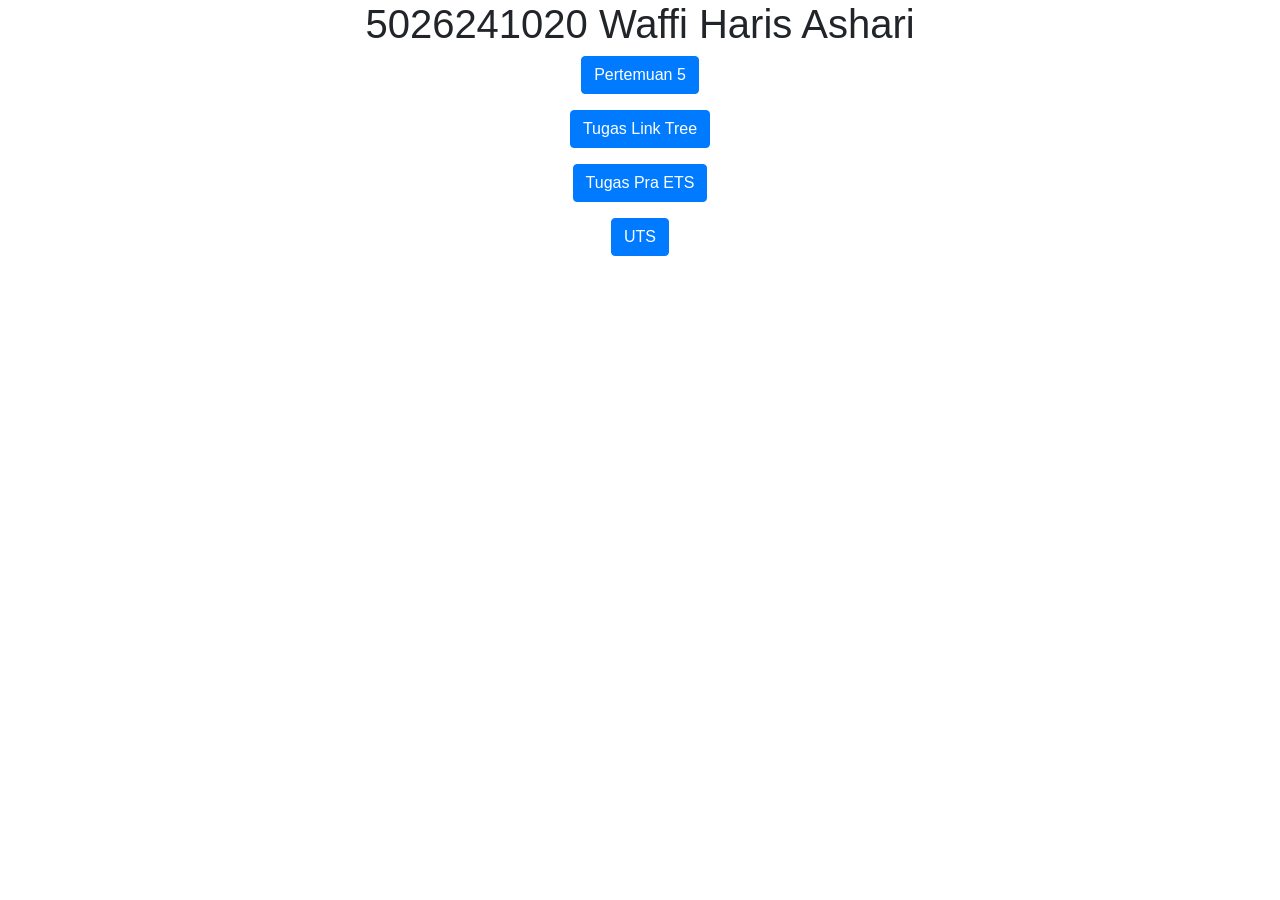
<file: index.html>
<!DOCTYPE html>
<html lang="en">

<head>
    <title>5026241036</title>
    <meta charset="utf-8">
    <meta name="viewport" content="width=device-width, initial-scale=1">
    <link rel="stylesheet" href="https://cdn.jsdelivr.net/npm/bootstrap@4.6.2/dist/css/bootstrap.min.css">
    <script src="https://cdn.jsdelivr.net/npm/jquery@3.7.1/dist/jquery.slim.min.js"></script>
    <script src="https://cdn.jsdelivr.net/npm/popper.js@1.16.1/dist/umd/popper.min.js"></script>
    <script src="https://cdn.jsdelivr.net/npm/bootstrap@4.6.2/dist/js/bootstrap.bundle.min.js"></script>
</head>

<body>

    <div class="container">
        <center>
            <h1>5026241020 Waffi Haris Ashari</h1>
            <p>
                <a href="pertemuan5.html" target="_blank" class="btn btn-primary">
                    Pertemuan 5
                </a>
            </p>
            <p>
                <a href="linktree.html" target="_blank" class="btn btn-primary">
                    Tugas Link Tree
                </a>
            </p>
            <p>
                <a href="tugas_ets.html" target="_blank" class="btn btn-primary">
                    Tugas Pra ETS
                </a>
            </p>
            <p>
                <a href="startbootstrap-new-age-gh-pages/5026241020.html" target="_blank" class="btn btn-primary">
                    UTS
                </a>
            </p>
        </center>
    </div>

</body>

</html>
</file>
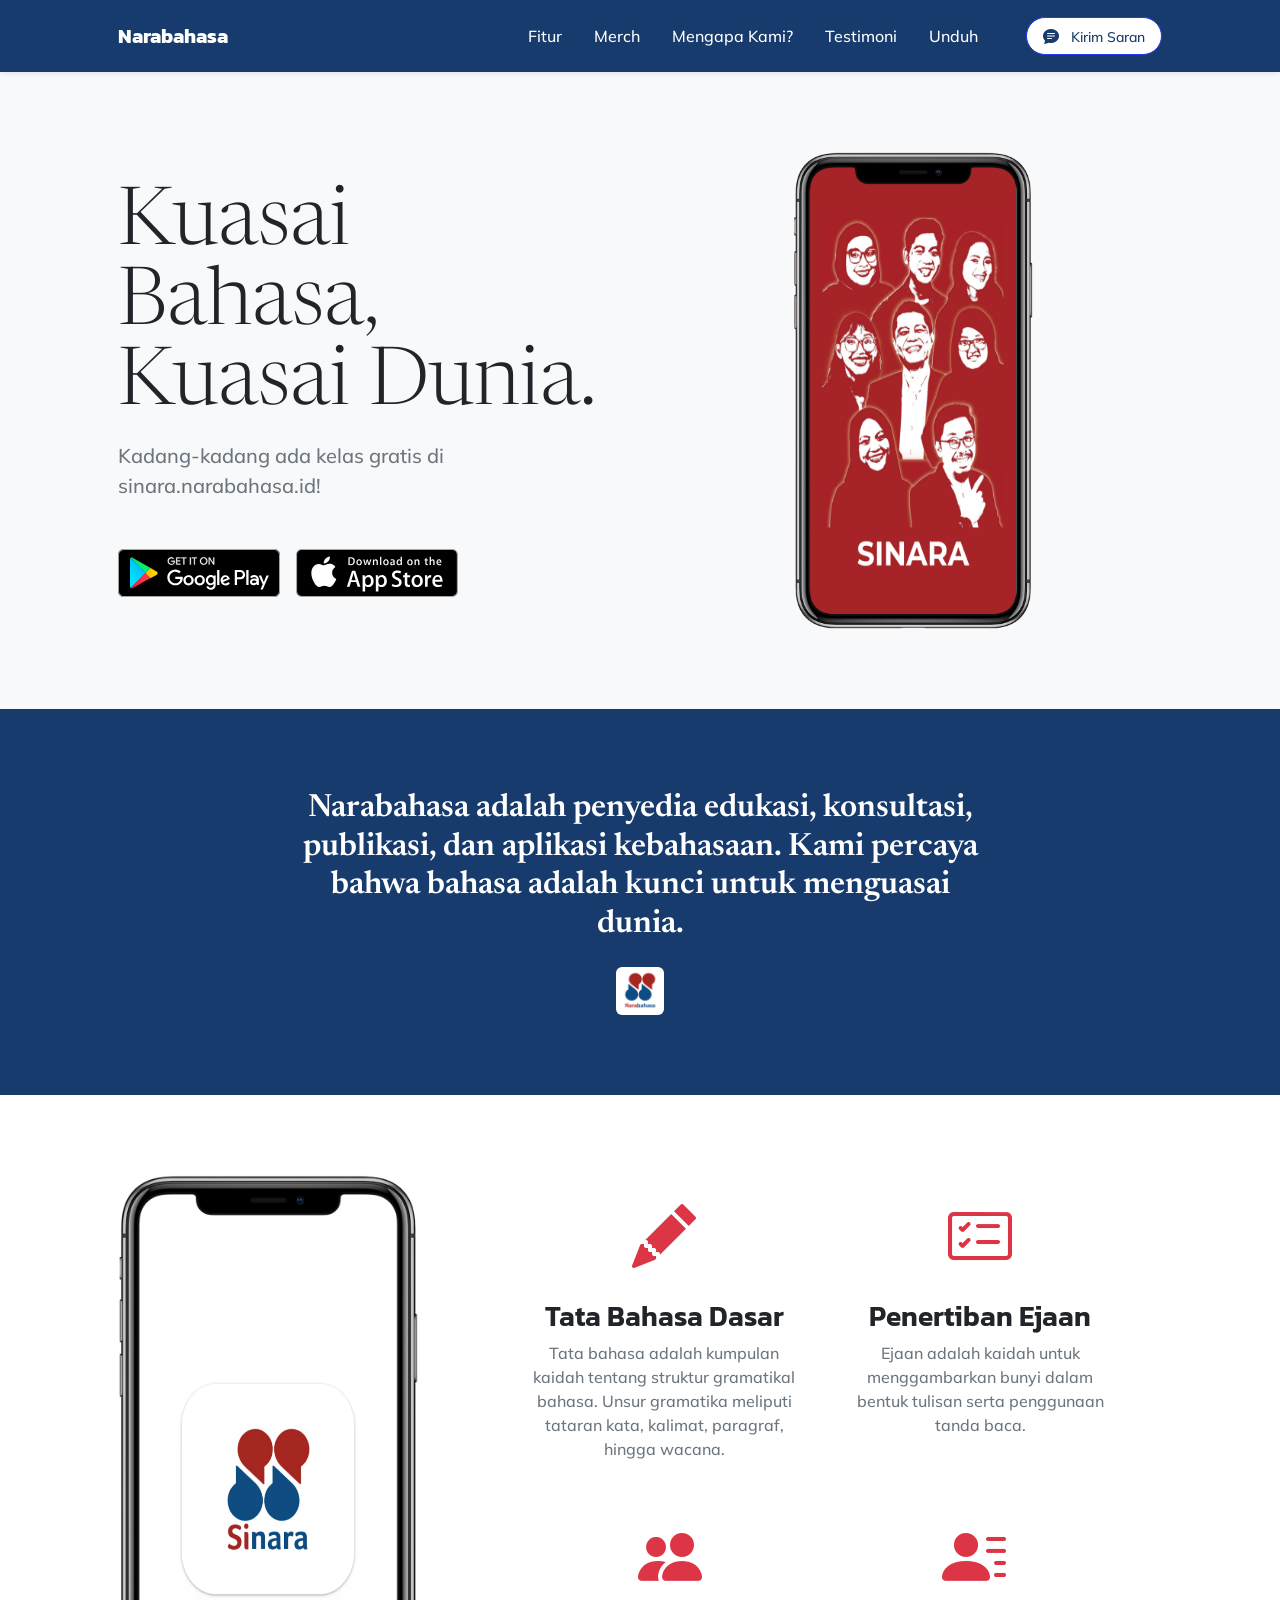
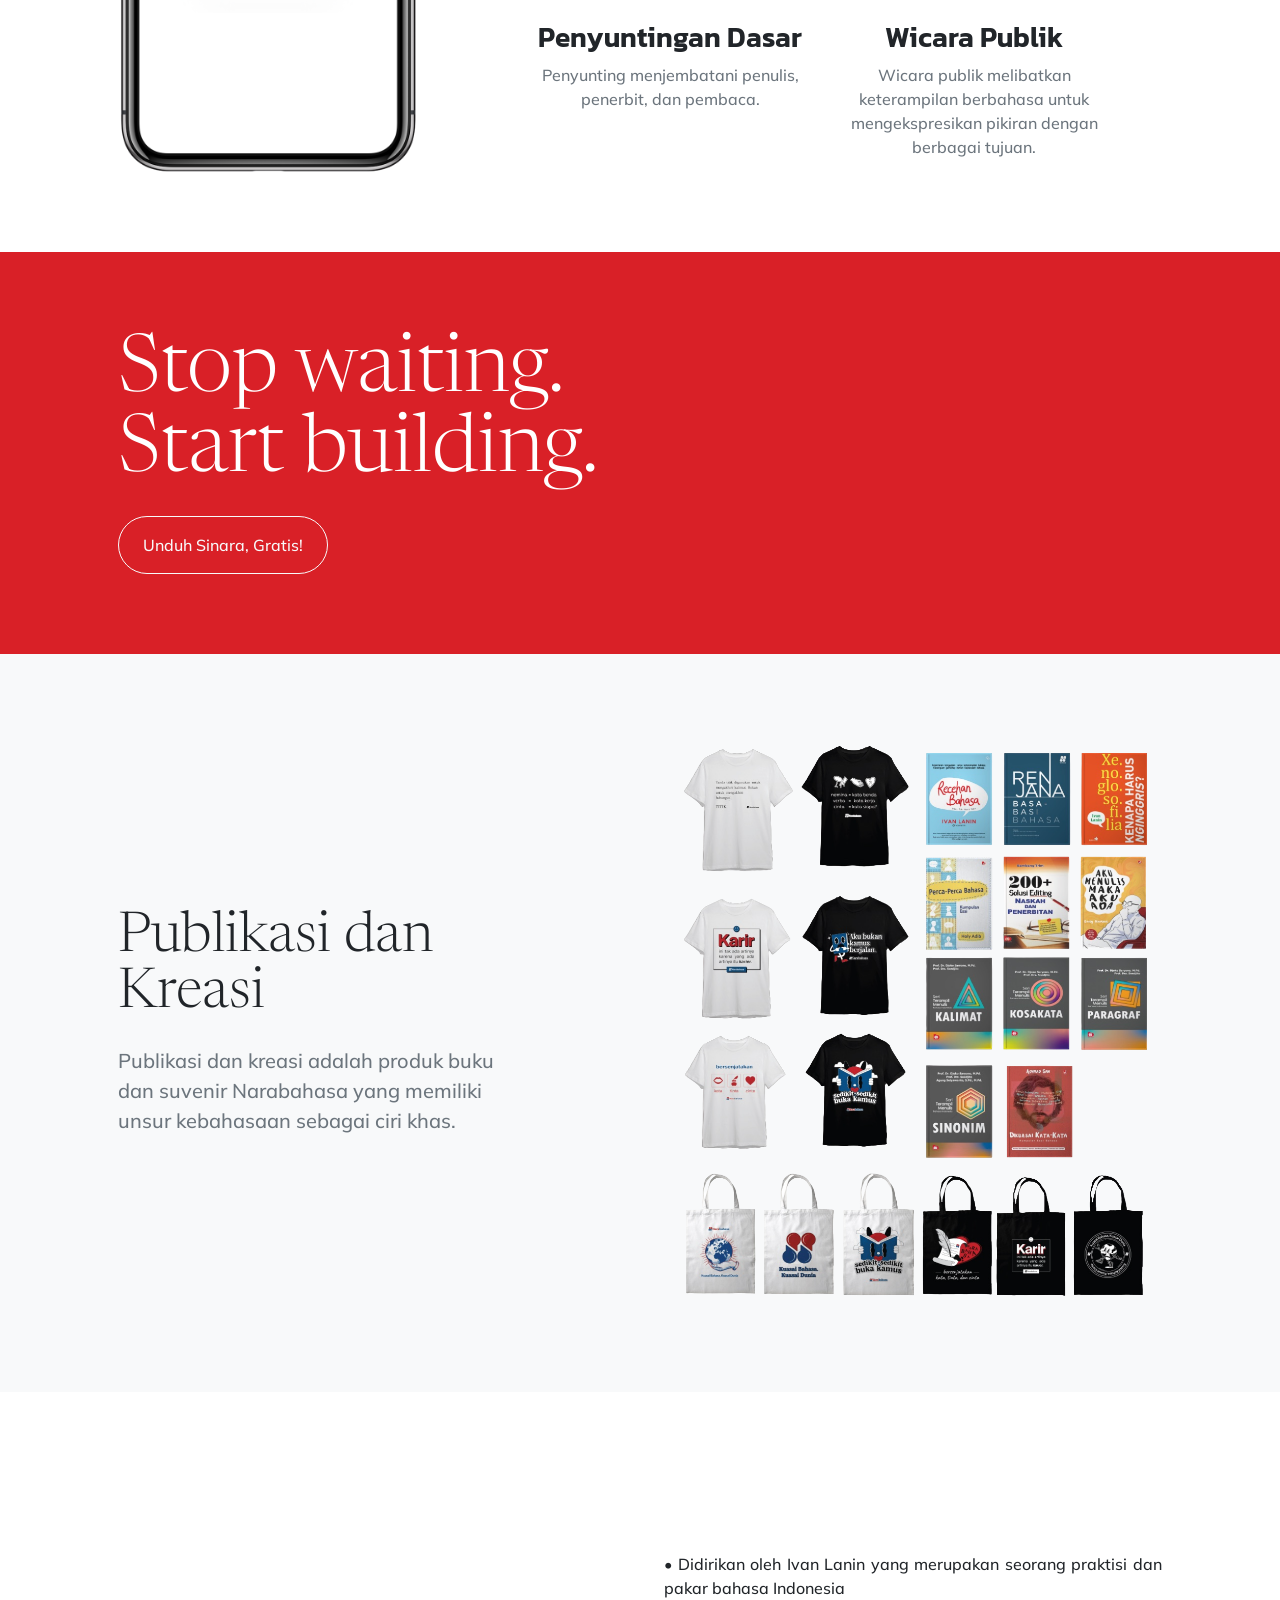
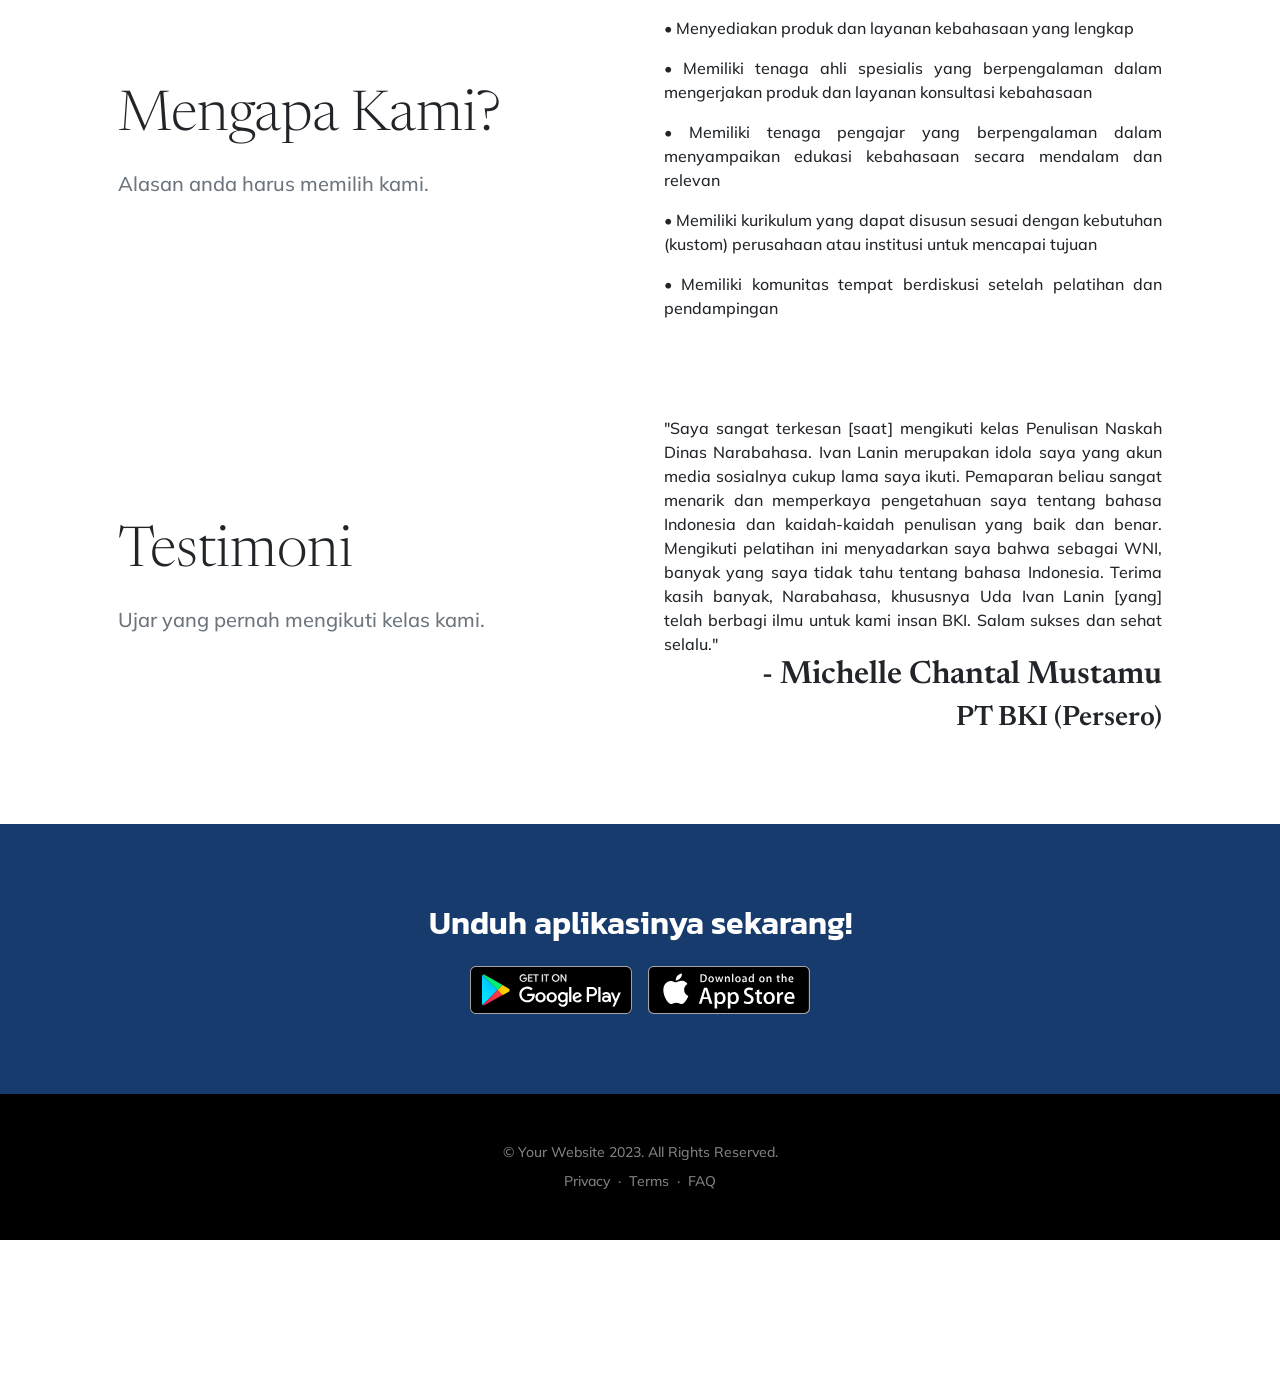
<file: startbootstrap-new-age-gh-pages/index.html>
<!DOCTYPE html>
<html lang="id">

<head>
    <meta charset="utf-8" />
    <meta name="viewport" content="width=device-width, initial-scale=1, shrink-to-fit=no" />
    <meta name="description" content="" />
    <meta name="author" content="" />
    <title>New Age - Start Bootstrap Theme</title>
    <link rel="icon" type="image/x-icon" href="assets/favicon.ico" />
    <!-- Bootstrap icons-->
    <link href="https://cdn.jsdelivr.net/npm/bootstrap-icons@1.5.0/font/bootstrap-icons.css" rel="stylesheet" />
    <!-- Google fonts-->
    <link rel="preconnect" href="https://fonts.gstatic.com" />
    <link href="https://fonts.googleapis.com/css2?family=Newsreader:ital,wght@0,600;1,600&amp;display=swap"
        rel="stylesheet" />
    <link
        href="https://fonts.googleapis.com/css2?family=Mulish:ital,wght@0,300;0,500;0,600;0,700;1,300;1,500;1,600;1,700&amp;display=swap"
        rel="stylesheet" />
    <link href="https://fonts.googleapis.com/css2?family=Kanit:ital,wght@0,400;1,400&amp;display=swap"
        rel="stylesheet" />
    <!-- Core theme CSS (includes Bootstrap)-->
    <link href="css/styles.css" rel="stylesheet" />

    <style>
        :root {
            /* Biru Narabahasa */
            --bs-primary: #173b6c;
            --bg-primary: #173b6c;

            /* Merah Narabahasa */
            --bs-danger: #d92027;
            --text-danger: #d92027;
            --bg-danger: #d92027;
        }
    </style>
</head>

<body id="page-top">
    <!-- Navigation-->
    <nav class="navbar navbar-expand-lg navbar-light fixed-top shadow-sm" id="mainNav"
        style="background-color: var(--bs-primary);">
        <div class="container px-5">
            <a class="navbar-brand fw-bold" href="#page-top" style="color: white;">Narabahasa</a>
            <button class="navbar-toggler" type="button" data-bs-toggle="collapse" data-bs-target="#navbarResponsive"
                aria-controls="navbarResponsive" aria-expanded="false" aria-label="Toggle navigation">
                Menu
                <i class="bi-list"></i>
            </button>
            <div class="collapse navbar-collapse" id="navbarResponsive">
                <ul class="navbar-nav ms-auto me-4 my-3 my-lg-0">
                    <li class="nav-item"><a class="nav-link me-lg-3" href="#features" style="color: white;">Fitur</a>
                    </li>
                    <li class="nav-item"><a class="nav-link me-lg-3" href="#merch" style="color: white;">Merch</a></li>
                    <li class="nav-item"><a class="nav-link me-lg-3" href="#mengapa" style="color: white;">Mengapa Kami?</a></li>
                    <li class="nav-item"><a class="nav-link me-lg-3" href="#testimoni"style="color: white;">Testimoni</a></li>
                    <li class="nav-item"><a class="nav-link me-lg-3" href="#download" style="color: white;">Unduh</a>
                    </li>
                </ul>
                <button class="btn btn-primary rounded-pill px-3 mb-2 mb-lg-0" data-bs-toggle="modal"
                    data-bs-target="#feedbackModal" style="background-color: white;>
                    <span class=" d-flex align-items-center">
                    <i class="bi-chat-text-fill me-2" style="color: var(--bs-primary);"></i>
                    <span class="small" style="color: var(--bs-primary);">Kirim Saran</span>
                    </span>
                </button>
            </div>
        </div>
    </nav>
    <!-- Mashead header-->
    <header class="masthead">
        <div class="container px-5">
            <div class="row gx-5 align-items-center">
                <div class="col-lg-6">
                    <!-- Mashead text and app badges-->
                    <div class="mb-5 mb-lg-0 text-center text-lg-start">
                        <h1 class="display-1 lh-1 mb-3">Kuasai Bahasa, Kuasai Dunia.</h1>
                        <p class="lead fw-normal text-muted mb-5">Kadang-kadang ada kelas gratis di
                            sinara.narabahasa.id!</p>
                        <div class="d-flex flex-column flex-lg-row align-items-center">
                            <a class="me-lg-3 mb-4 mb-lg-0"
                                href="https://play.google.com/store/apps/details?id=id.narabahasa.sinara&hl=id!"><img
                                    class="app-badge" src="assets/img/google-play-badge.svg" alt="..." /></a>
                            <a href="https://apps.apple.com/app/id1591000883!"><img class="app-badge"
                                    src="assets/img/app-store-badge.svg" alt="..." /></a>
                        </div>
                    </div>
                </div>
                <div class="col-lg-6">
                    <!-- Masthead device mockup feature-->
                    <div class="masthead-device-mockup">
                        <div class="device-wrapper">
                            <div class="device" data-device="iPhoneX" data-orientation="portrait" data-color="black">
                                <div class="screen bg-black">
                                    <!-- PUT CONTENTS HERE:-->
                                    <!-- * * This can be a video, image, or just about anything else.-->
                                    <!-- * * Set the max width of your media to 100% and the height to-->
                                    <!-- * * 100% like the demo example below.-->
                                    <img src="assets/img/SINARA.png" alt="Sinara Menu"
                                        style="max-width: 100%; height:100%" />
                                </div>
                            </div>
                        </div>
                    </div>
                </div>
            </div>
        </div>
    </header>
    <!-- Quote/testimonial aside-->
    <aside class="text-center" style="background-color: var(--bs-primary);">
        <div class="container px-5">
            <div class="row gx-5 justify-content-center">
                <div class="col-xl-8">
                    <div class="h2 fs-2 text-white mb-4">Narabahasa adalah penyedia edukasi, konsultasi, publikasi, dan
                        aplikasi kebahasaan. Kami percaya bahwa bahasa adalah kunci untuk menguasai dunia.
                    </div>
                    <img src="assets/img/logo_narabahasa.jpeg" alt="..." class="rounded float" style="height: 3rem" />
                </div>
            </div>
        </div>
    </aside>
    <!-- App features section-->
    <section id="features">
        <div class="container px-5">
            <div class="row gx-5 align-items-center">
                <div class="col-lg-8 order-lg-1 mb-5 mb-lg-0">
                    <div class="container-fluid px-5">
                        <div class="row gx-5">
                            <div class="col-md-6 mb-5">
                                <!-- Feature item-->
                                <div class="text-center">
                                    <i class="bi bi-pencil-fill icon-feature text-danger d-block mb-3"></i>
                                    <h3 class="font-alt">Tata Bahasa Dasar</h3>
                                    <p class="text-muted mb-0">Tata bahasa adalah kumpulan kaidah tentang struktur
                                        gramatikal bahasa.
                                        Unsur gramatika meliputi tataran kata, kalimat, paragraf, hingga wacana.</p>
                                </div>
                            </div>
                            <div class="col-md-6 mb-5">
                                <!-- Feature item-->
                                <div class="text-center">
                                    <i class="bi bi-card-checklist icon-feature text-danger d-block mb-3"></i>
                                    <h3 class="font-alt">Penertiban Ejaan</h3>
                                    <p class="text-muted mb-0">Ejaan adalah kaidah untuk menggambarkan bunyi dalam
                                        bentuk tulisan serta
                                        penggunaan tanda baca. </p>
                                </div>
                            </div>
                        </div>
                        <div class="row">
                            <div class="col-md-6 mb-5 mb-md-0">
                                <!-- Feature item-->
                                <div class="text-center">
                                    <i class="bi bi-people-fill icon-feature text-danger d-block mb-3"></i>
                                    <h3 class="font-alt">Penyuntingan Dasar</h3>
                                    <p class="text-muted mb-0">Penyunting menjembatani penulis, penerbit, dan pembaca.
                                    </p>
                                </div>
                            </div>
                            <div class="col-md-6">
                                <!-- Feature item-->
                                <div class="text-center">
                                    <i class="bi bi-person-lines-fill icon-feature text-danger d-block mb-3"></i>
                                    <h3 class="font-alt">Wicara Publik</h3>
                                    <p class="text-muted mb-0">Wicara publik melibatkan keterampilan berbahasa untuk
                                        mengekspresikan
                                        pikiran dengan berbagai tujuan.</p>
                                </div>
                            </div>
                        </div>
                    </div>
                </div>
                <div class="col-lg-4 order-lg-0">
                    <!-- Features section device mockup-->
                    <div class="device-wrapper">
                        <div class="device" data-device="iPhoneX" data-orientation="portrait" data-color="black">
                            <div class="screen bg-black">
                                <!-- PUT CONTENTS HERE:-->
                                <!-- * * This can be a video, image, or just about anything else.-->
                                <!-- * * Set the max width of your media to 100% and the height to-->
                                <!-- * * 100% like the demo example below.-->
                                <img src="assets/img/SINARA(1).png" alt="Sinara Logo"
                                    style="max-width: 100%; height:100%" />
                            </div>
                        </div>
                    </div>
                </div>
            </div>
        </div>
        </div>
    </section>
    <!-- Call to action section-->
    <section class=" bg" style="background-color: var(--bs-danger);">
        <div class="cta-content">
            <div class="container px-5">
                <h2 class="text-white display-1 lh-1 mb-4">
                    Stop waiting.
                    <br />
                    Start building.
                </h2>
                <a class="btn btn-outline-light py-3 px-4 rounded-pill" href="https://startbootstrap.com/theme/new-age"
                    target="_blank">Unduh Sinara, Gratis!</a>
            </div>
        </div>
    </section>
    <!-- Merch section-->
    <section class="bg-light" id="merch">
        <div class="container px-5">
            <div class="row gx-5 align-items-center justify-content-center justify-content-lg-between">
                <div class="col-12 col-lg-5">
                    <h2 class="display-4 lh-1 mb-4">Publikasi dan Kreasi</h2>
                    <p class="lead fw-normal text-muted mb-5 mb-lg-0">Publikasi dan kreasi adalah produk buku dan
                        suvenir Narabahasa yang memiliki unsur kebahasaan sebagai ciri khas.</p>
                </div>
                <div class="col-sm-8 col-md-6">
                    <div class="px-5 px-sm-0"><img class="img-fluid" src="assets/img/merch.png" alt="..." /></div>
                </div>
            </div>
        </div>
    </section>
    <!-- Why Us section-->
    <section class="bg" id="mengapa">
        <section class="bg" id="testimoni">
            <div class="container px-5">
                <div class="row gx-5 align-items-center justify-content-center justify-content-lg-between">
                    <div class="col-12 col-lg-5">
                        <h2 class="display-4 lh-1 mb-4">Mengapa Kami?</h2>
                        <p class="lead fw-normal text-muted mb-5 mb-lg-0">Alasan anda harus memilih kami.</p>
                    </div>
                    <div class="col-sm-8 col-md-6">
                        <div align="justify">
                            <p>• Didirikan oleh Ivan Lanin yang merupakan seorang praktisi dan pakar bahasa
                            Indonesia</p>
                            <p>• Menyediakan produk dan layanan kebahasaan yang lengkap</p>
                            <p>• Memiliki tenaga ahli spesialis yang berpengalaman dalam mengerjakan produk
                            dan layanan konsultasi kebahasaan</p>
                            <p>• Memiliki tenaga pengajar yang berpengalaman dalam menyampaikan edukasi
                            kebahasaan secara mendalam dan relevan</p>
                            <p>• Memiliki kurikulum yang dapat disusun sesuai dengan kebutuhan (kustom)
                            perusahaan atau institusi untuk mencapai tujuan</p>
                            <p>• Memiliki komunitas tempat berdiskusi setelah pelatihan dan pendampingan</p>
                        </div>
                    </div>
                </div>
            </div>

            <!-- Review section-->
            <section class="bg" id="testimoni">
                <div class="container px-5">
                    <div class="row gx-5 align-items-center justify-content-center justify-content-lg-between">
                        <div class="col-12 col-lg-5">
                            <h2 class="display-4 lh-1 mb-4">Testimoni</h2>
                            <p class="lead fw-normal text-muted mb-5 mb-lg-0">Ujar yang pernah mengikuti kelas kami.</p>
                        </div>
                        <div class="col-sm-8 col-md-6">
                            <div align="justify">
                                "Saya sangat terkesan [saat] mengikuti kelas Penulisan Naskah Dinas Narabahasa.
                                Ivan Lanin merupakan idola saya yang akun media sosialnya cukup lama saya ikuti.
                                Pemaparan beliau sangat menarik dan memperkaya pengetahuan saya tentang
                                bahasa Indonesia dan kaidah-kaidah penulisan yang baik dan benar. Mengikuti
                                pelatihan ini menyadarkan saya bahwa sebagai WNI, banyak yang saya tidak tahu
                                tentang bahasa Indonesia. Terima kasih banyak, Narabahasa, khususnya Uda Ivan
                                Lanin [yang] telah berbagi ilmu untuk kami insan BKI. Salam sukses dan sehat selalu."
                                <h2 align="right">- Michelle Chantal Mustamu</h2>
                                <h3 align="right">PT BKI (Persero)</h3>
                            </div>
                        </div>
                    </div>
                </div>


            </section>
            <!-- App badge section-->
            <section class="bg" id="download" style="background-color: var(--bs-primary);">
                <div class="container px-5">
                    <h2 class="text-center text-white font-alt mb-4">Unduh aplikasinya sekarang!</h2>
                    <div class="d-flex flex-column flex-lg-row align-items-center justify-content-center">
                        <a class="me-lg-3 mb-4 mb-lg-0" href="#!"><img class="app-badge"
                                src="assets/img/google-play-badge.svg" alt="..." /></a>
                        <a href="#!"><img class="app-badge" src="assets/img/app-store-badge.svg" alt="..." /></a>
                    </div>
                </div>
            </section>
            <!-- Footer-->
            <footer class="bg-black text-center py-5">
                <div class="container px-5">
                    <div class="text-white-50 small">
                        <div class="mb-2">&copy; Your Website 2023. All Rights Reserved.</div>
                        <a href="#!">Privacy</a>
                        <span class="mx-1">&middot;</span>
                        <a href="#!">Terms</a>
                        <span class="mx-1">&middot;</span>
                        <a href="#!">FAQ</a>
                    </div>
                </div>
            </footer>
            <!-- Feedback Modal-->
            <div class="modal fade" id="feedbackModal" tabindex="-1" aria-labelledby="feedbackModalLabel"
                aria-hidden="true">
                <div class="modal-dialog modal-dialog-centered">
                    <div class="modal-content">
                        <div class="modal-header bg-primary p-4">
                            <h5 class="modal-title font-alt text-white" id="feedbackModalLabel">Berikan saran</h5>
                            <button class="btn-close btn-close-white" type="button" data-bs-dismiss="modal"
                                aria-label="Close"></button>
                        </div>
                        <div class="modal-body border-0 p-4">
                            <!-- * * * * * * * * * * * * * * *-->
                            <!-- * * SB Forms Contact Form * *-->
                            <!-- * * * * * * * * * * * * * * *-->
                            <!-- This form is pre-integrated with SB Forms.-->
                            <!-- To make this form functional, sign up at-->
                            <!-- https://startbootstrap.com/solution/contact-forms-->
                            <!-- to get an API token!-->
                            <form id="contactForm" data-sb-form-api-token="API_TOKEN">
                                <!-- Name input-->
                                <div class="form-floating mb-3">
                                    <input class="form-control" id="name" type="text" placeholder="Enter your name..."
                                        data-sb-validations="required" />
                                    <label for="name">Nama Lengkap</label>
                                    <div class="invalid-feedback" data-sb-feedback="name:required">Nama diperlukan.
                                    </div>
                                </div>
                                <!-- Email address input-->
                                <div class="form-floating mb-3">
                                    <input class="form-control" id="email" type="email" placeholder="name@example.com"
                                        data-sb-validations="required,email" />
                                    <label for="email">Alamat email</label>
                                    <div class="invalid-feedback" data-sb-feedback="email:required">Isi alamat email.
                                    </div>
                                    <div class="invalid-feedback" data-sb-feedback="email:email">Email tidak valid.
                                    </div>
                                </div>
                                <!-- Phone number input-->
                                <div class="form-floating mb-3">
                                    <input class="form-control" id="phone" type="tel" placeholder="(123) 456-7890"
                                        data-sb-validations="required" />
                                    <label for="phone">Nomor telepon</label>
                                    <div class="invalid-feedback" data-sb-feedback="phone:required">Nomor telepon
                                        diperlukan.
                                    </div>
                                </div>
                                <!-- Message input-->
                                <div class="form-floating mb-3">
                                    <textarea class="form-control" id="message" type="text"
                                        placeholder="Enter your message here..." style="height: 10rem"
                                        data-sb-validations="required"></textarea>
                                    <label for="message">Saran</label>
                                    <div class="invalid-feedback" data-sb-feedback="message:required">Saran diperlukan.
                                    </div>
                                </div>
                                <!-- Submit success message-->
                                <!---->
                                <!-- This is what your users will see when the form-->
                                <!-- has successfully submitted-->
                                <div class="d-none" id="submitSuccessMessage">
                                    <div class="text-center mb-3">
                                        <div class="fw-bolder">Pengisian formulir berhasil!</div>
                                        Untuk mengaktifkan formulir ini, daftar di:
                                        <br />
                                        <a
                                            href="https://startbootstrap.com/solution/contact-forms">https://startbootstrap.com/solution/contact-forms</a>
                                    </div>
                                </div>
                                <!-- Submit error message-->
                                <!---->
                                <!-- This is what your users will see when there is-->
                                <!-- an error submitting the form-->
                                <div class="d-none" id="submitErrorMessage">
                                    <div class="text-center text-danger mb-3">Pesan gagal dikirimkan!</div>
                                </div>
                                <!-- Submit Button-->
                                <div class="d-grid"><button class="btn btn-primary rounded-pill btn-lg disabled"
                                        id="submitButton" type="submit">Kirim</button></div>
                            </form>
                        </div>
                    </div>
                </div>
            </div>
            <!-- Bootstrap core JS-->
            <script src="https://cdn.jsdelivr.net/npm/bootstrap@5.2.3/dist/js/bootstrap.bundle.min.js"></script>
            <!-- Core theme JS-->
            <script src="js/scripts.js"></script>
            <!-- * * * * * * * * * * * * * * * * * * * * * * * * * * * * * * * * * * * * * * * *-->
            <!-- * *                               SB Forms JS                               * *-->
            <!-- * * Activate your form at https://startbootstrap.com/solution/contact-forms * *-->
            <!-- * * * * * * * * * * * * * * * * * * * * * * * * * * * * * * * * * * * * * * * *-->
            <script src="https://cdn.startbootstrap.com/sb-forms-latest.js"></script>
</body>

</html>
</file>
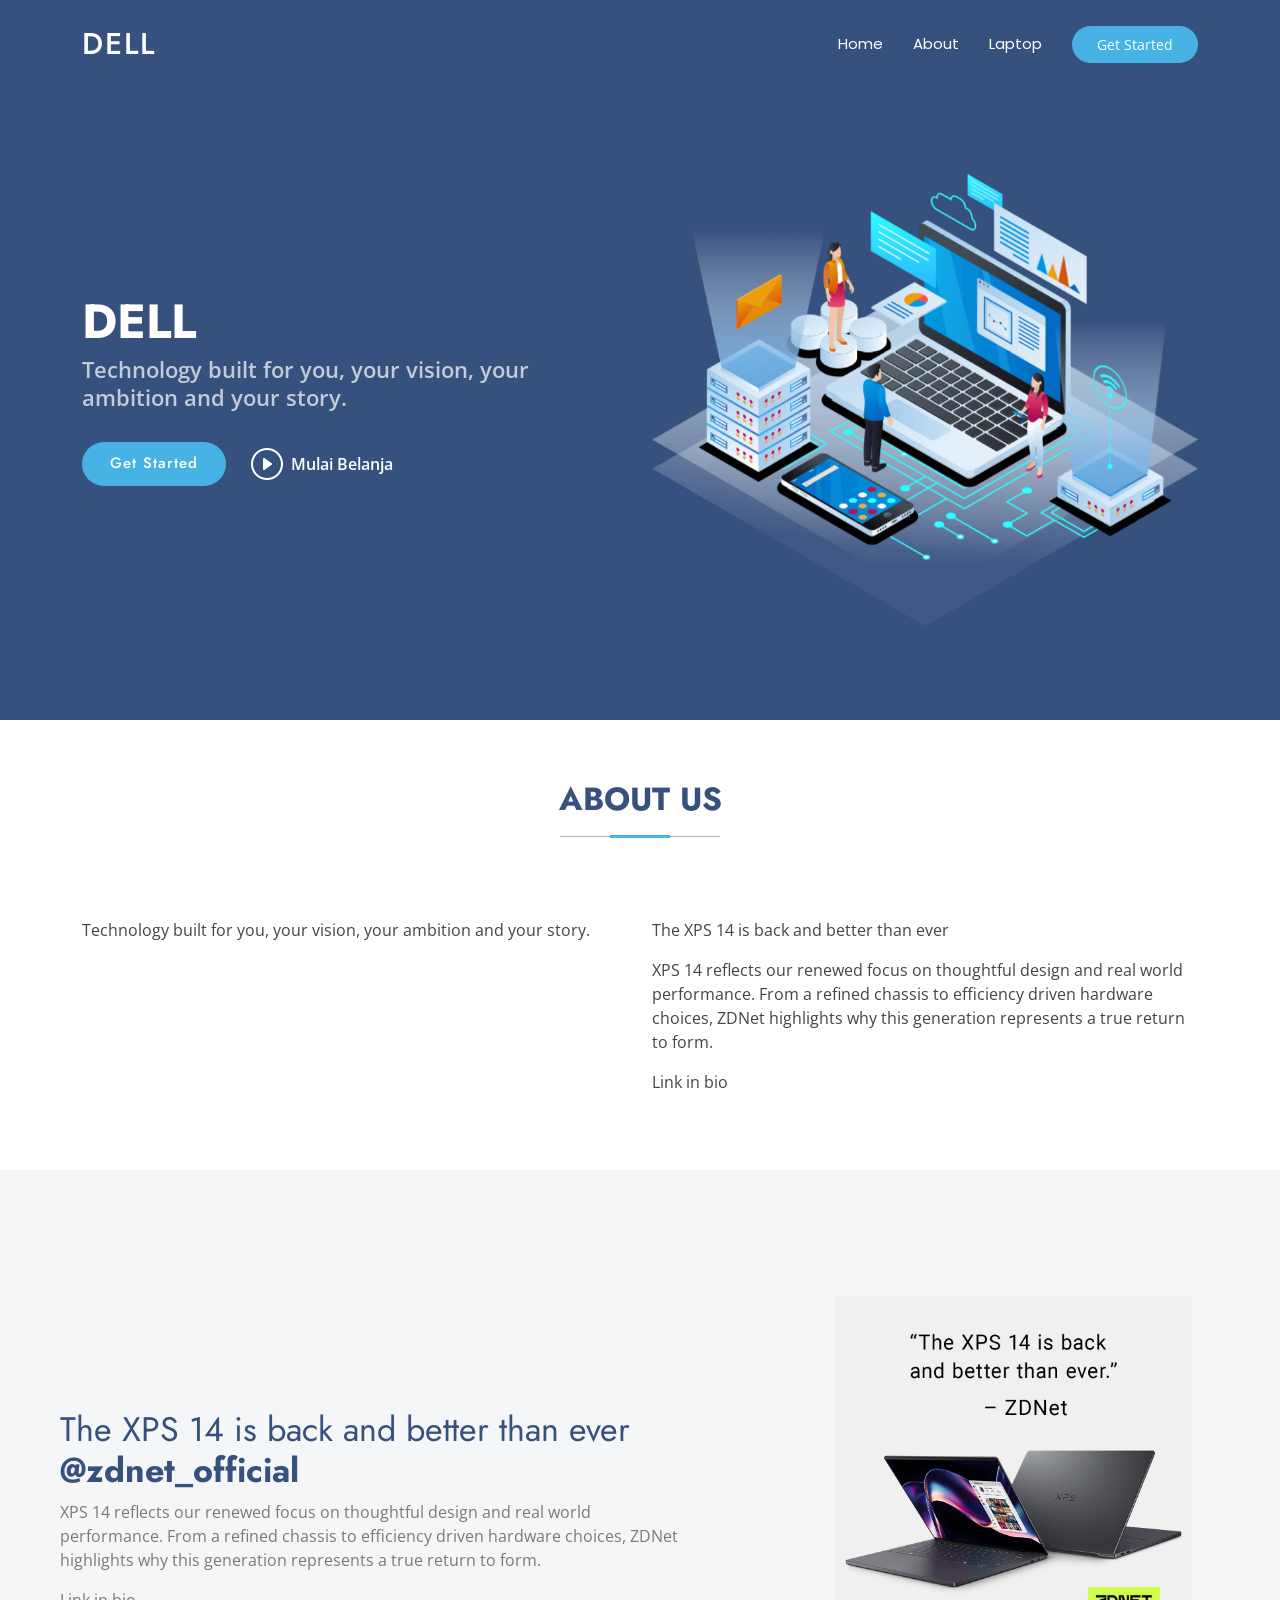
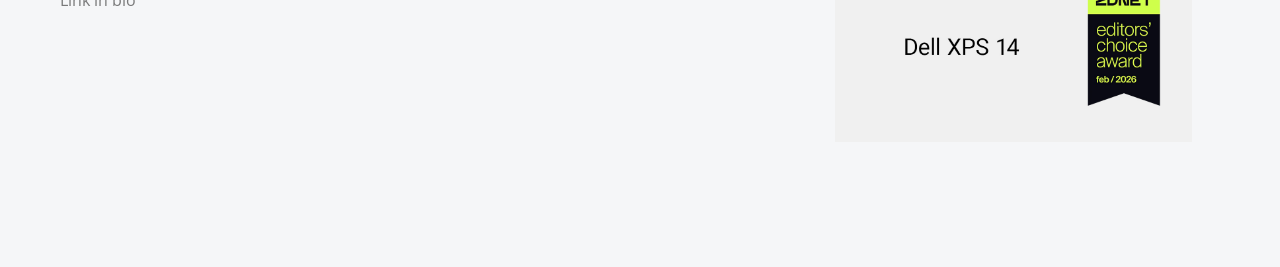
<file: pertemuan5.html>
<!DOCTYPE html>
<html lang="en">

<head>
    <meta charset="utf-8">
    <meta content="width=device-width, initial-scale=1.0" name="viewport">
    <title>DELL</title>
    <meta name="description" content="">
    <meta name="keywords" content="">

    <!-- Favicons -->
    <link href="assets/img/favicon.png" rel="icon">
    <link href="assets/img/apple-touch-icon.png" rel="apple-touch-icon">

    <!-- Fonts -->
    <link href="https://fonts.googleapis.com" rel="preconnect">
    <link href="https://fonts.gstatic.com" rel="preconnect" crossorigin>
    <link
        href="https://fonts.googleapis.com/css2?family=Open+Sans:ital,wght@0,300;0,400;0,500;0,600;0,700;0,800;1,300;1,400;1,500;1,600;1,700;1,800&family=Poppins:ital,wght@0,100;0,200;0,300;0,400;0,500;0,600;0,700;0,800;0,900;1,100;1,200;1,300;1,400;1,500;1,600;1,700;1,800;1,900&family=Jost:ital,wght@0,100;0,200;0,300;0,400;0,500;0,600;0,700;0,800;0,900;1,100;1,200;1,300;1,400;1,500;1,600;1,700;1,800;1,900&display=swap"
        rel="stylesheet">

    <!-- Vendor CSS Files -->
    <link href="assets/vendor/bootstrap/css/bootstrap.min.css" rel="stylesheet">
    <link href="assets/vendor/bootstrap-icons/bootstrap-icons.css" rel="stylesheet">
    <link href="assets/vendor/aos/aos.css" rel="stylesheet">
    <link href="assets/vendor/glightbox/css/glightbox.min.css" rel="stylesheet">
    <link href="assets/vendor/swiper/swiper-bundle.min.css" rel="stylesheet">

    <!-- Main CSS File -->
    <link href="assets/css/main.css" rel="stylesheet">

    <!-- =======================================================
  * Template Name: Arsha
  * Template URL: https://bootstrapmade.com/arsha-free-bootstrap-html-template-corporate/
  * Updated: Feb 22 2025 with Bootstrap v5.3.3
  * Author: BootstrapMade.com
  * License: https://bootstrapmade.com/license/
  ======================================================== -->
</head>

<body class="index-page">
    <header id="header" class="header d-flex align-items-center fixed-top">
        <div class="container-fluid container-xl position-relative d-flex align-items-center">

            <a href="index.html" class="logo d-flex align-items-center me-auto">
                <!-- Uncomment the line below if you also wish to use an image logo -->
                <!-- <img src="assets/img/logo.webp" alt=""> -->
                <h1 class="sitename">DELL</h1>
            </a>

            <nav id="navmenu" class="navmenu">
                <ul>
                    <li><a href="#header" class="active">Home</a></li>
                    <li><a href="#about">About</a></li>
                    <li><a href="#laptop">Laptop</a></li>
                </ul>
                <i class="mobile-nav-toggle d-xl-none bi bi-list"></i>
            </nav>

            <a class="btn-getstarted" href="#about">Get Started</a>

        </div>

    </header>

    <main class="main">
        <!-- Header Section -->
        <section id="header" class="hero section dark-background">

            <div class="container">
                <div class="row gy-4">
                    <div class="col-lg-6 order-2 order-lg-1 d-flex flex-column justify-content-center"
                        data-aos="zoom-out">
                        <h1>DELL</h1>
                        <p>Technology built for you, your vision, your ambition and your story.</p>
                        <div class="d-flex">
                            <a href="#about" class="btn-get-started">Get Started</a>
                            <a href="visitstore.bio/dell?tab=ig"
                                class="glightbox btn-watch-video d-flex align-items-center"><i
                                    class="bi bi-play-circle"></i><span>Mulai Belanja</span></a>
                        </div>
                    </div>
                    <div class="col-lg-6 order-1 order-lg-2 hero-img" data-aos="zoom-out" data-aos-delay="200">
                        <img src="assets/img/hero-img.png" class="img-fluid animated" alt="">
                    </div>
                </div>
            </div>

        </section><!-- /Header Section -->
        <!-- About Section -->
        <section id="about" class="about section">

            <!-- Section Title -->
            <div class="container section-title" data-aos="fade-up">
                <h2>About Us</h2>
            </div><!-- End Section Title -->

            <div class="container">

                <div class="row gy-4">

                    <div class="col-lg-6 content" data-aos="fade-up" data-aos-delay="100">
                        <p>
                            Technology built for you, your vision, your ambition and your story.
                        </p>
                    </div>

                    <div class="col-lg-6" data-aos="fade-up" data-aos-delay="200">
                        <p>The XPS 14 is back and better than ever</p>
                        <p>XPS 14 reflects our renewed focus on thoughtful design and real world performance. From a
                            refined chassis to efficiency driven hardware choices, ZDNet highlights why this generation
                            represents a true return to form. </p>
                        <p></p>
                        <p>Link in bio</p>
                    </div>

                </div>

            </div>

        </section><!-- /About Section -->
        <!-- Laptop Section -->
        <section id="laptop" class="section why-us light-background" data-builder="section">

            <div class="container-fluid">

                <div class="row gy-4">

                    <div class="col-lg-7 d-flex flex-column justify-content-center order-2 order-lg-1">

                        <div class="content px-xl-5" data-aos="fade-up" data-aos-delay="100">
                            <h3><span>The XPS 14 is back and better than ever </span><strong>@zdnet_official</strong></h3>
                        <p>XPS 14 reflects our renewed focus on thoughtful design and real world performance. From a
                            refined chassis to efficiency driven hardware choices, ZDNet highlights why this generation
                            represents a true return to form. </p>
                        <p></p>
                        <p>Link in bio</p>
                        </div>

                    </div>

                    <div class="col-lg-5 order-1 order-lg-2 why-us-img">
                        <img src="assets/img/dell.jpg" class="img-fluid" alt="" data-aos="zoom-in"
                            data-aos-delay="100">
                    </div>
                </div>

            </div>

        </section><!-- /Why Us Section -->
    </main>

    <!-- Scroll Top -->
    <a href="#" id="scroll-top" class="scroll-top d-flex align-items-center justify-content-center"><i
            class="bi bi-arrow-up-short"></i></a>

    <!-- Preloader -->
    <div id="preloader"></div>

    <!-- Vendor JS Files -->
    <script src="assets/vendor/bootstrap/js/bootstrap.bundle.min.js"></script>
    <script src="assets/vendor/php-email-form/validate.js"></script>
    <script src="assets/vendor/aos/aos.js"></script>
    <script src="assets/vendor/glightbox/js/glightbox.min.js"></script>
    <script src="assets/vendor/swiper/swiper-bundle.min.js"></script>
    <script src="assets/vendor/waypoints/noframework.waypoints.js"></script>
    <script src="assets/vendor/imagesloaded/imagesloaded.pkgd.min.js"></script>
    <script src="assets/vendor/isotope-layout/isotope.pkgd.min.js"></script>

    <!-- Main JS File -->
    <script src="assets/js/main.js"></script>
</body>

</html>
</file>
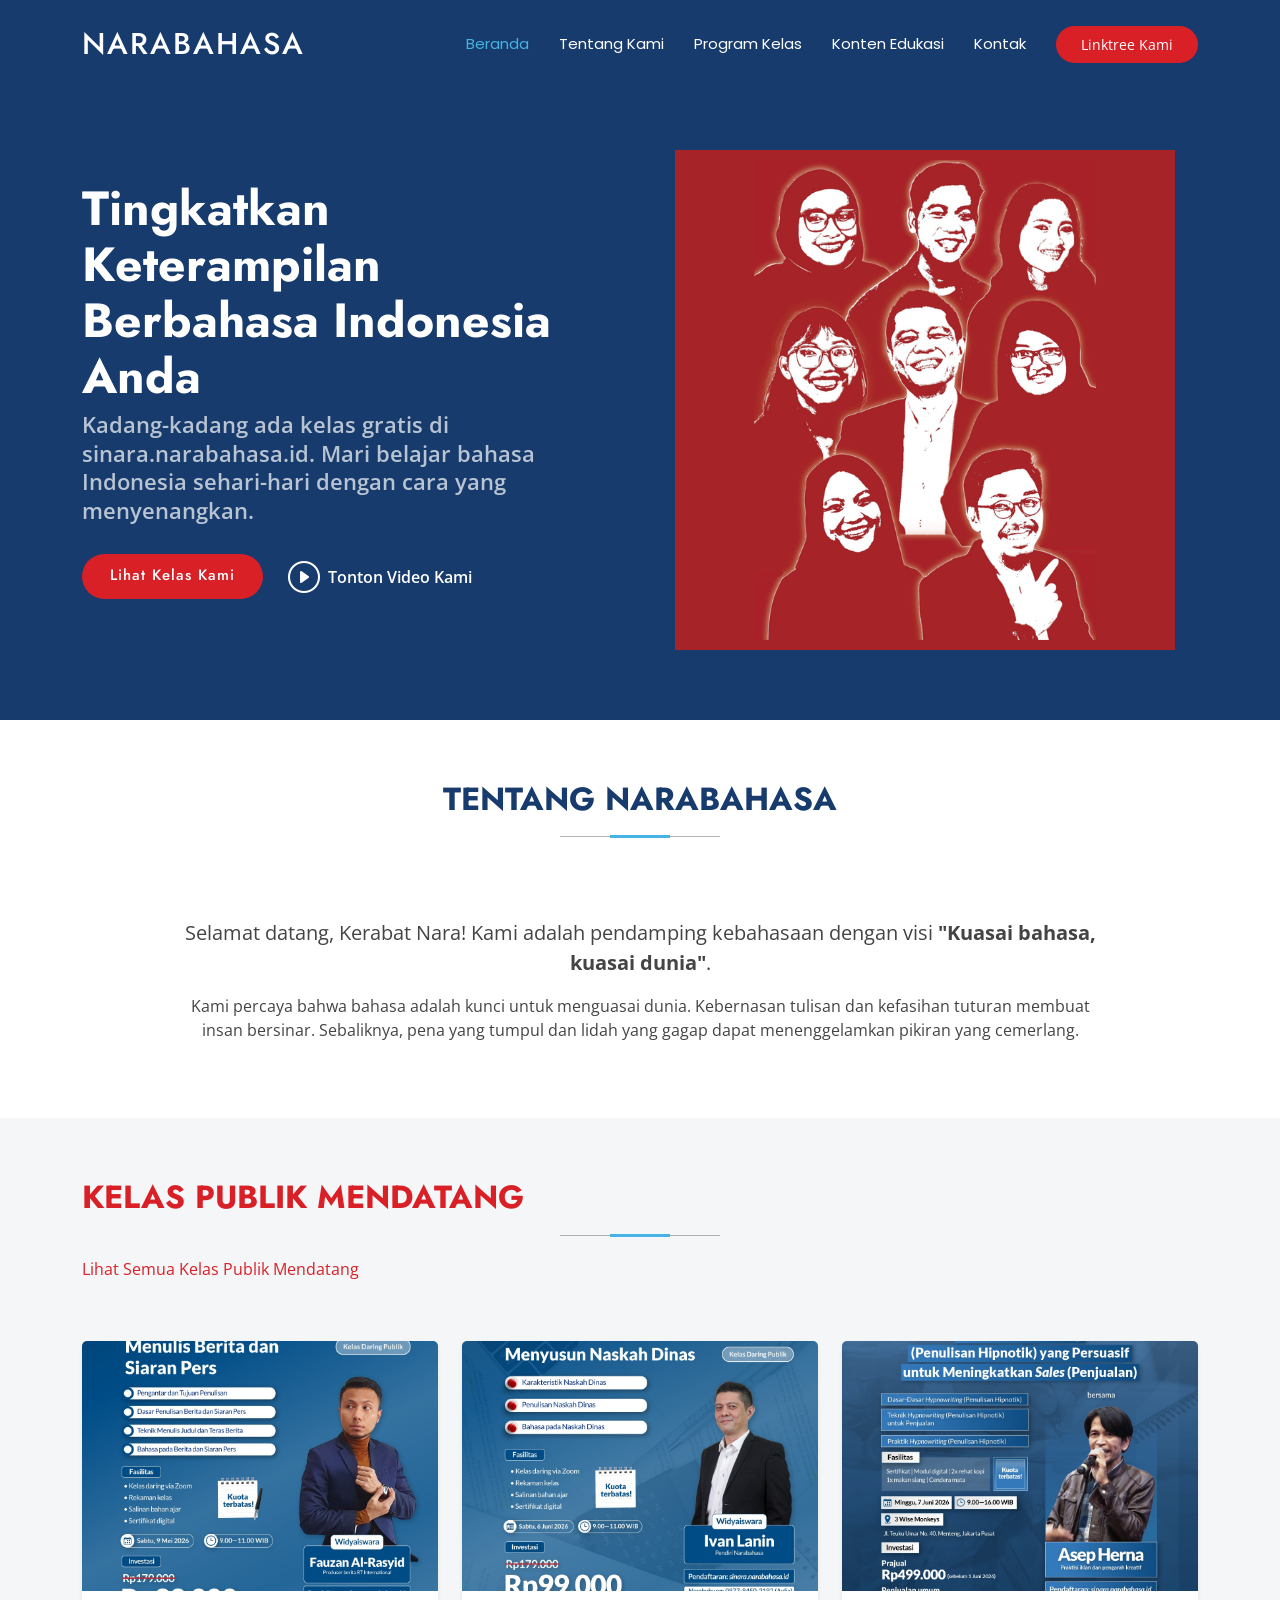
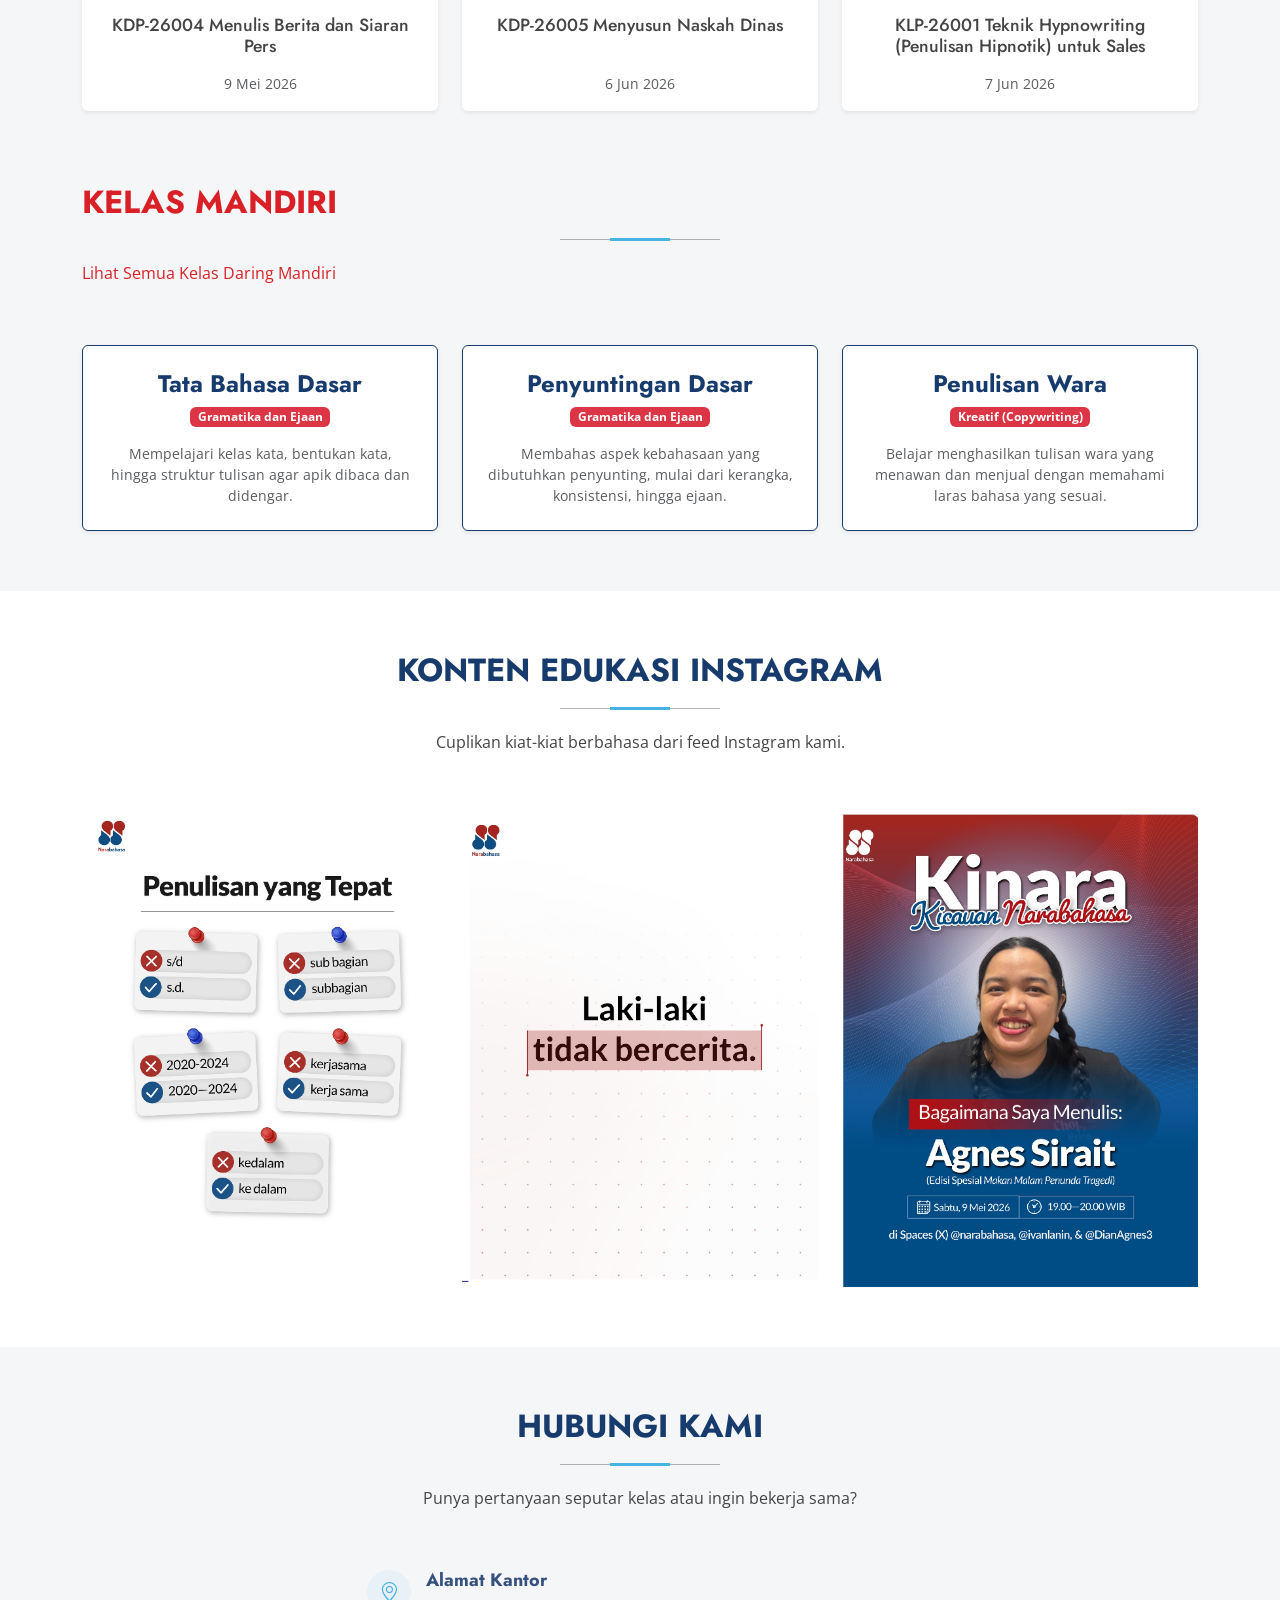
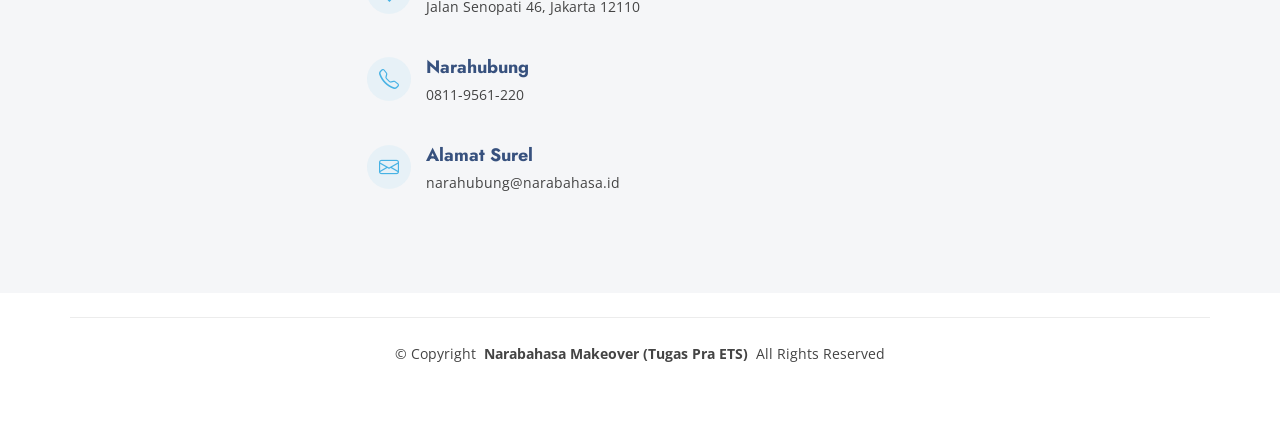
<file: tugas_ets.html>
<!DOCTYPE html>
<html lang="id">

<head>
    <meta charset="utf-8">
    <meta content="width=device-width, initial-scale=1.0" name="viewport">
    <title>Narabahasa - Kuasai Bahasa, Kuasai Dunia</title>
    <meta name="description" content="Narabahasa: Konsultan kebahasaan untuk menguasai bahasa Indonesia dengan baik dan benar.">

    <link href="assets/img/favicon.png" rel="icon">
    <link href="assets/img/apple-touch-icon.png" rel="apple-touch-icon">

    <link href="https://fonts.googleapis.com" rel="preconnect">
    <link href="https://fonts.gstatic.com" rel="preconnect" crossorigin>
    <link href="https://fonts.googleapis.com/css2?family=Open+Sans:wght@300;400;500;600;700&family=Poppins:wght@300;400;500;600;700&family=Jost:wght@300;400;500;600;700&display=swap" rel="stylesheet">

    <link href="assets/vendor/bootstrap/css/bootstrap.min.css" rel="stylesheet">
    <link href="assets/vendor/bootstrap-icons/bootstrap-icons.css" rel="stylesheet">
    <link href="assets/vendor/aos/aos.css" rel="stylesheet">
    <link href="assets/vendor/glightbox/css/glightbox.min.css" rel="stylesheet">
    <link href="assets/vendor/swiper/swiper-bundle.min.css" rel="stylesheet">

    <link href="assets/css/main.css" rel="stylesheet">

    <style>
        :root {
            --bs-primary: #173b6c; /* Biru Narabahasa */
            --bs-danger: #d92027; /* Merah Narabahasa */
        }
        .btn-getstarted, .btn-get-started {
            background-color: var(--bs-danger) !important;
            border-color: var(--bs-danger) !important;
        }
        .btn-getstarted:hover, .btn-get-started:hover {
            background-color: #b51a20 !important;
        }
        .section-title h2 {
            color: var(--bs-primary);
        }
    </style>
</head>

<body class="index-page">

    <header id="header" class="header d-flex align-items-center fixed-top">
        <div class="container-fluid container-xl position-relative d-flex align-items-center">

            <a href="index.html" class="logo d-flex align-items-center me-auto">
                <h1 class="sitename">Narabahasa</h1>
            </a>

            <nav id="navmenu" class="navmenu">
                <ul>
                    <li><a href="#hero" class="active">Beranda</a></li>
                    <li><a href="#about">Tentang Kami</a></li>
                    <li><a href="#services">Program Kelas</a></li>
                    <li><a href="#portfolio">Konten Edukasi</a></li>
                    <li><a href="#contact">Kontak</a></li>
                </ul>
                <i class="mobile-nav-toggle d-xl-none bi bi-list"></i>
            </nav>

            <a class="btn-getstarted" href="https://linktr.ee/narabahasa" target="_blank">Linktree Kami</a>

        </div>
    </header>

    <main class="main">

        <section id="hero" class="hero section dark-background" style="background-color: var(--bs-primary);">
            <div class="container">
                <div class="row gy-4">
                    <div class="col-lg-6 order-2 order-lg-1 d-flex flex-column justify-content-center" data-aos="zoom-out">
                        <h1>Tingkatkan Keterampilan Berbahasa Indonesia Anda</h1>
                        <p>Kadang-kadang ada kelas gratis di sinara.narabahasa.id. Mari belajar bahasa Indonesia sehari-hari dengan cara yang menyenangkan.</p>
                        <div class="d-flex">
                            <a href="#services" class="btn-get-started">Lihat Kelas Kami</a>
                            <a href="https://www.youtube.com/watch?v=dummy" class="glightbox btn-watch-video d-flex align-items-center"><i class="bi bi-play-circle"></i><span>Tonton Video Kami</span></a>
                        </div>
                    </div>
                    <div class="col-lg-6 order-1 order-lg-2 hero-img text-center" data-aos="zoom-out" data-aos-delay="200">
                        <img src="assets/img/banner.png" class="img-fluid animated" alt="Narabahasa Logo">
                    </div>
                </div>
            </div>
        </section>

        <section id="about" class="about section">
            <div class="container section-title" data-aos="fade-up">
                <h2>Tentang Narabahasa</h2>
            </div>
            <div class="container">
                <div class="row gy-4 justify-content-center">
                    <div class="col-lg-10 content text-center" data-aos="fade-up" data-aos-delay="100">
                        <p class="fs-5">
                            Selamat datang, Kerabat Nara! Kami adalah pendamping kebahasaan dengan visi <strong>"Kuasai bahasa, kuasai dunia"</strong>.
                        </p>
                        <p>
                            Kami percaya bahwa bahasa adalah kunci untuk menguasai dunia. Kebernasan tulisan dan kefasihan tuturan membuat insan bersinar. Sebaliknya, pena yang tumpul dan lidah yang gagap dapat menenggelamkan pikiran yang cemerlang.
                        </p>
                    </div>
                </div>
            </div>
        </section>

        <section id="services" class="services section light-background">
            <div class="container section-title" data-aos="fade-up">
                <h2 style="color: var(--bs-danger); text-align: left;">Kelas Publik Mendatang</h2>
                <p style="text-align: left; color: var(--bs-danger);">Lihat Semua Kelas Publik Mendatang</p>
            </div>

            <div class="container">
                <div class="row gy-4">
                    <div class="col-lg-4 col-md-6" data-aos="fade-up" data-aos-delay="100">
                        <div class="card h-100 border-0 shadow-sm">
                            <img src="assets/img/kelas-berita.jpg" class="card-img-top" alt="Menulis Berita dan Siaran Pers" style="object-fit: cover; height: 250px; background-color: #eee;">
                            <div class="card-body d-flex flex-column align-items-center text-center">
                                <h5 class="card-title mt-2 mb-3" style="color: #444444; font-size: 1.1rem;">KDP-26004 Menulis Berita dan Siaran Pers</h5>
                                <p class="card-text text-muted mt-auto" style="font-size: 0.9rem;">9 Mei 2026</p>
                            </div>
                        </div>
                    </div>

                    <div class="col-lg-4 col-md-6" data-aos="fade-up" data-aos-delay="200">
                        <div class="card h-100 border-0 shadow-sm">
                            <img src="assets/img/kelas-naskah.jpg" class="card-img-top" alt="Menyusun Naskah Dinas" style="object-fit: cover; height: 250px; background-color: #eee;">
                            <div class="card-body d-flex flex-column align-items-center text-center">
                                <h5 class="card-title mt-2 mb-3" style="color: #444444; font-size: 1.1rem;">KDP-26005 Menyusun Naskah Dinas</h5>
                                <p class="card-text text-muted mt-auto" style="font-size: 0.9rem;">6 Jun 2026</p>
                            </div>
                        </div>
                    </div>

                    <div class="col-lg-4 col-md-6" data-aos="fade-up" data-aos-delay="300">
                        <div class="card h-100 border-0 shadow-sm">
                            <img src="assets/img/kelas-hypnowriting.jpg" class="card-img-top" alt="Teknik Hypnowriting" style="object-fit: cover; height: 250px; background-color: #eee;">
                            <div class="card-body d-flex flex-column align-items-center text-center">
                                <h5 class="card-title mt-2 mb-3" style="color: #444444; font-size: 1.1rem;">KLP-26001 Teknik Hypnowriting (Penulisan Hipnotik) untuk Sales</h5>
                                <p class="card-text text-muted mt-auto" style="font-size: 0.9rem;">7 Jun 2026</p>
                            </div>
                        </div>
                    </div>
                </div>

                <div class="section-title mt-5 pt-4" data-aos="fade-up">
                    <h2 style="color: var(--bs-danger); text-align: left;">Kelas Mandiri</h2>
                    <p style="text-align: left; color: var(--bs-danger);">Lihat Semua Kelas Daring Mandiri</p>
                </div>

                <div class="row gy-4">
                    <div class="col-lg-4 col-md-6" data-aos="fade-up" data-aos-delay="400">
                        <div class="card h-100 border-1 shadow-sm" style="border-color: var(--bs-primary);">
                            <div class="card-body text-center p-4 d-flex flex-column">
                                <h4 class="card-title fw-bold" style="color: var(--bs-primary);">Tata Bahasa Dasar</h4>
                                <span class="badge bg-danger mb-3 align-self-center">Gramatika dan Ejaan</span>
                                <p class="card-text small text-muted">Mempelajari kelas kata, bentukan kata, hingga struktur tulisan agar apik dibaca dan didengar.</p>
                            </div>
                        </div>
                    </div>

                    <div class="col-lg-4 col-md-6" data-aos="fade-up" data-aos-delay="500">
                        <div class="card h-100 border-1 shadow-sm" style="border-color: var(--bs-primary);">
                            <div class="card-body text-center p-4 d-flex flex-column">
                                <h4 class="card-title fw-bold" style="color: var(--bs-primary);">Penyuntingan Dasar</h4>
                                <span class="badge bg-danger mb-3 align-self-center">Gramatika dan Ejaan</span>
                                <p class="card-text small text-muted">Membahas aspek kebahasaan yang dibutuhkan penyunting, mulai dari kerangka, konsistensi, hingga ejaan.</p>
                            </div>
                        </div>
                    </div>

                    <div class="col-lg-4 col-md-6" data-aos="fade-up" data-aos-delay="600">
                        <div class="card h-100 border-1 shadow-sm" style="border-color: var(--bs-primary);">
                            <div class="card-body text-center p-4 d-flex flex-column">
                                <h4 class="card-title fw-bold" style="color: var(--bs-primary);">Penulisan Wara</h4>
                                <span class="badge bg-danger mb-3 align-self-center">Kreatif (Copywriting)</span>
                                <p class="card-text small text-muted">Belajar menghasilkan tulisan wara yang menawan dan menjual dengan memahami laras bahasa yang sesuai.</p>
                            </div>
                        </div>
                    </div>
                </div>
            </div>
        </section>

        <section id="portfolio" class="portfolio section">
            <div class="container section-title" data-aos="fade-up">
                <h2>Konten Edukasi Instagram</h2>
                <p>Cuplikan kiat-kiat berbahasa dari feed Instagram kami.</p>
            </div>

            <div class="container">
                <div class="row gy-4 isotope-container" data-aos="fade-up" data-aos-delay="200">
                    <div class="col-lg-4 col-md-6 portfolio-item isotope-item filter-app">
                        <img src="assets/img/post2.jpg" class="img-fluid" alt="Penulisan yang Tepat" style="background-color: #f8f9fa;">
                        <div class="portfolio-info">
                            <h4>Penulisan yang Tepat</h4>
                            <p>Pilih kata yang benar: s.d. vs s/d</p>
                            <a href="https://instagram.com/narabahasa" target="_blank" class="details-link"><i class="bi bi-link-45deg"></i></a>
                        </div>
                    </div>

                    <div class="col-lg-4 col-md-6 portfolio-item isotope-item filter-web">
                        <img src="assets/img/post1.jpg" class="img-fluid" alt="Laki-laki tidak bercerita" style="background-color: #f8f9fa;">
                        <div class="portfolio-info">
                            <h4>Makna Bahasa</h4>
                            <p>"Laki-laki tidak bercerita..."</p>
                            <a href="https://instagram.com/narabahasa" target="_blank" class="details-link"><i class="bi bi-link-45deg"></i></a>
                        </div>
                    </div>

                    <div class="col-lg-4 col-md-6 portfolio-item isotope-item filter-app">
                        <img src="assets/img/post3.jpg" class="img-fluid" alt="Kinara" style="background-color: #f8f9fa;">
                        <div class="portfolio-info">
                            <h4>Kinara (Kicauan Narabahasa)</h4>
                            <p>Edisi Spesial bersama Agnes Sirait</p>
                            <a href="https://instagram.com/narabahasa" target="_blank" class="details-link"><i class="bi bi-link-45deg"></i></a>
                        </div>
                    </div>
                </div>
            </div>
        </section>

        <section id="contact" class="contact section light-background">
            <div class="container section-title" data-aos="fade-up">
                <h2>Hubungi Kami</h2>
                <p>Punya pertanyaan seputar kelas atau ingin bekerja sama?</p>
            </div>

            <div class="container" data-aos="fade-up" data-aos-delay="100">
                <div class="row gy-4 justify-content-center">
                    <div class="col-lg-6">
                        <div class="info-item d-flex" data-aos="fade-up" data-aos-delay="200">
                            <i class="bi bi-geo-alt flex-shrink-0"></i>
                            <div>
                                <h3>Alamat Kantor</h3>
                                <p>Jalan Senopati 46, Jakarta 12110</p>
                            </div>
                        </div>

                        <div class="info-item d-flex" data-aos="fade-up" data-aos-delay="300">
                            <i class="bi bi-telephone flex-shrink-0"></i>
                            <div>
                                <h3>Narahubung</h3>
                                <p>0811-9561-220</p>
                            </div>
                        </div>
                        
                        <div class="info-item d-flex" data-aos="fade-up" data-aos-delay="400">
                            <i class="bi bi-envelope flex-shrink-0"></i>
                            <div>
                                <h3>Alamat Surel</h3>
                                <p>narahubung@narabahasa.id</p>
                            </div>
                        </div>
                    </div>
                </div>
            </div>
        </section>

    </main>

    <footer id="footer" class="footer">
        <div class="container copyright text-center mt-4">
            <p>© <span>Copyright</span> <strong class="px-1 sitename">Narabahasa Makeover (Tugas Pra ETS)</strong> <span>All Rights Reserved</span></p>
        </div>
    </footer>

    <a href="#" id="scroll-top" class="scroll-top d-flex align-items-center justify-content-center"><i class="bi bi-arrow-up-short"></i></a>

    <div id="preloader"></div>

    <script src="assets/vendor/bootstrap/js/bootstrap.bundle.min.js"></script>
    <script src="assets/vendor/php-email-form/validate.js"></script>
    <script src="assets/vendor/aos/aos.js"></script>
    <script src="assets/vendor/glightbox/js/glightbox.min.js"></script>
    <script src="assets/vendor/swiper/swiper-bundle.min.js"></script>
    <script src="assets/vendor/waypoints/noframework.waypoints.js"></script>
    <script src="assets/vendor/imagesloaded/imagesloaded.pkgd.min.js"></script>
    <script src="assets/vendor/isotope-layout/isotope.pkgd.min.js"></script>

    <script src="assets/js/main.js"></script>

</body>

</html>
</file>
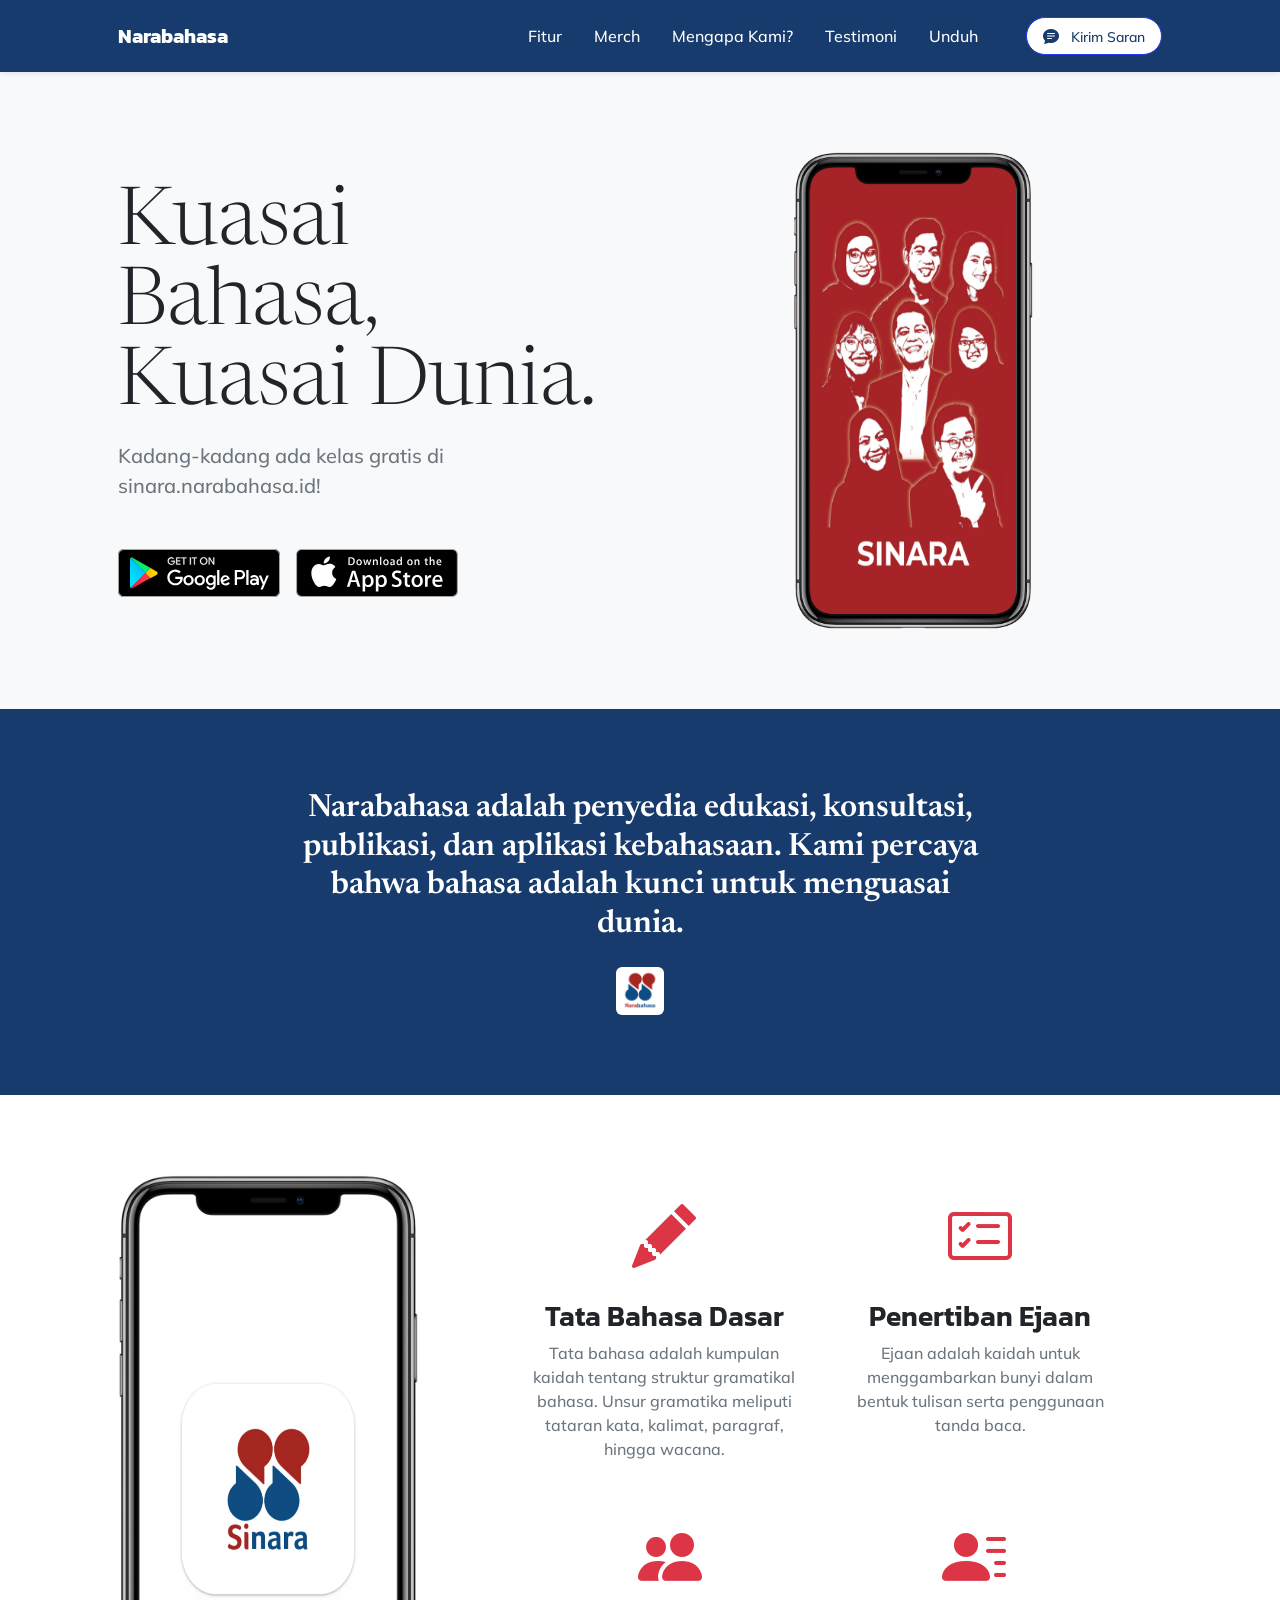
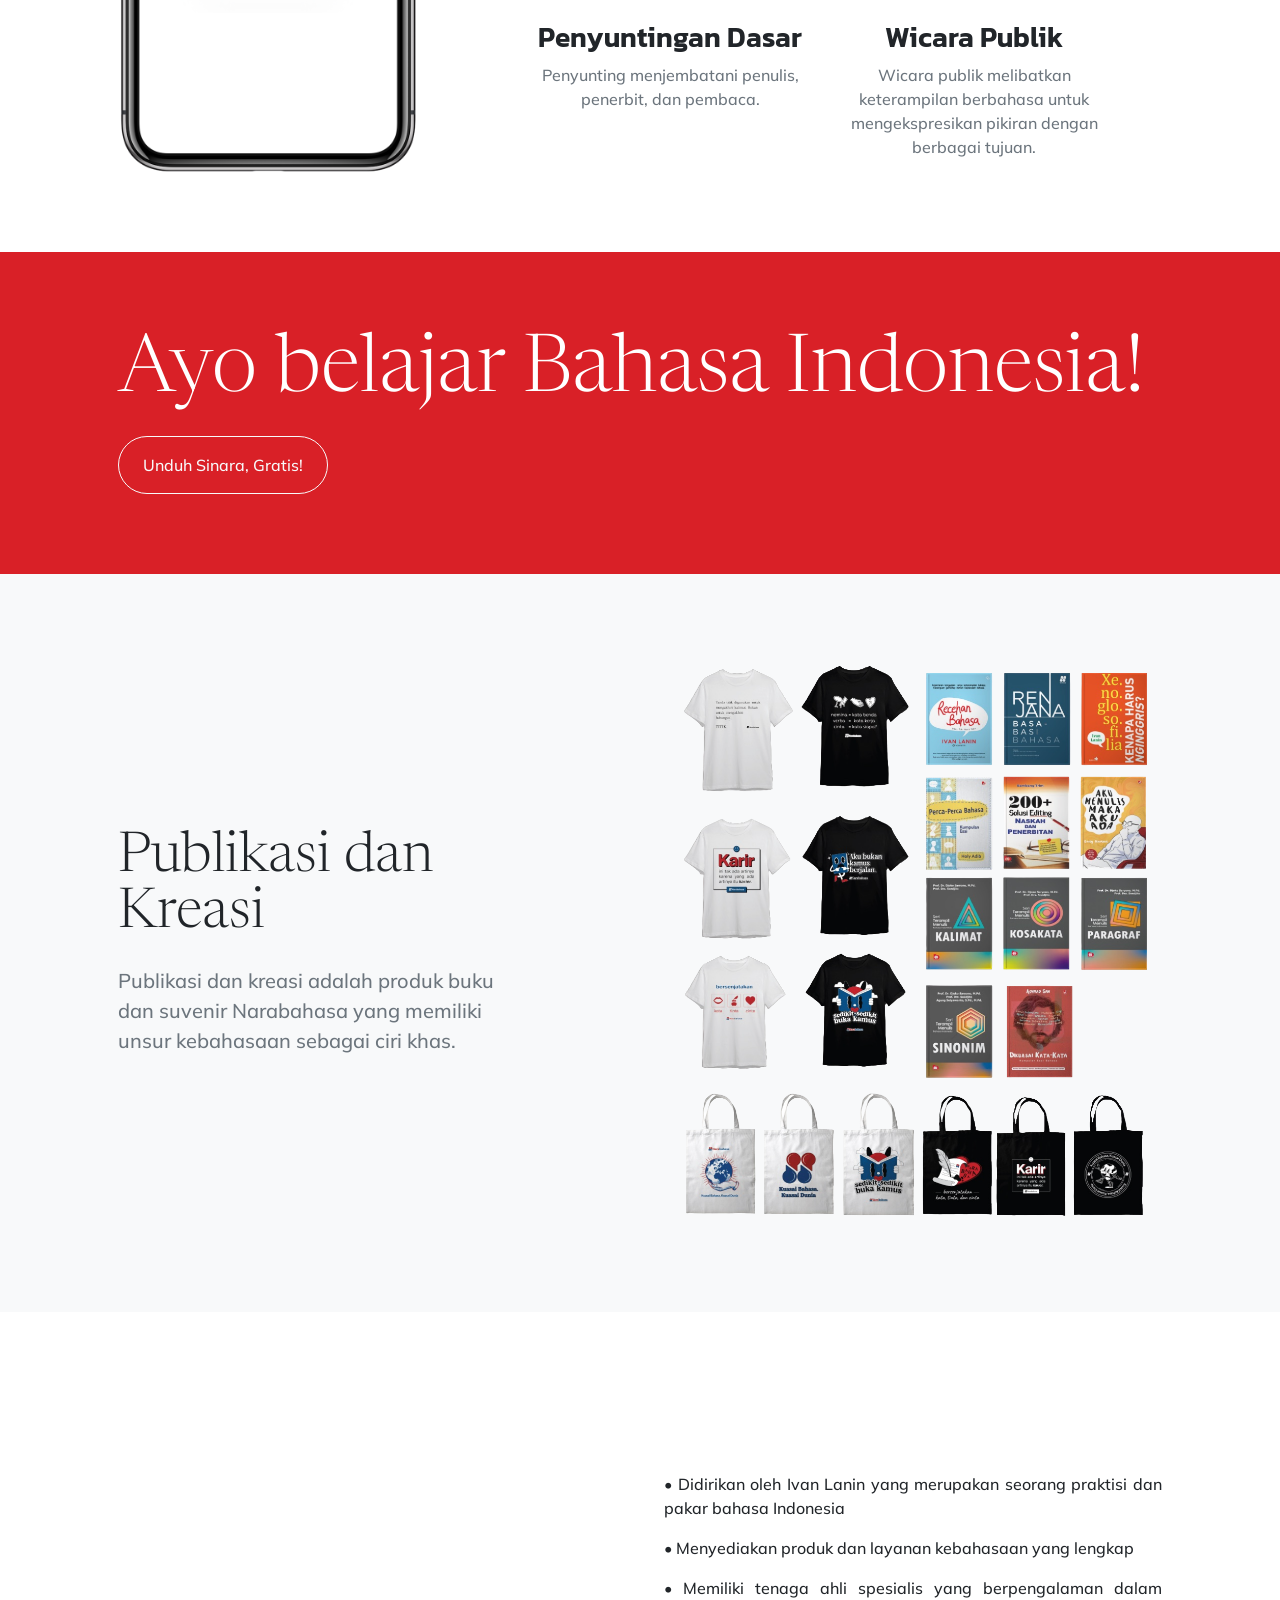
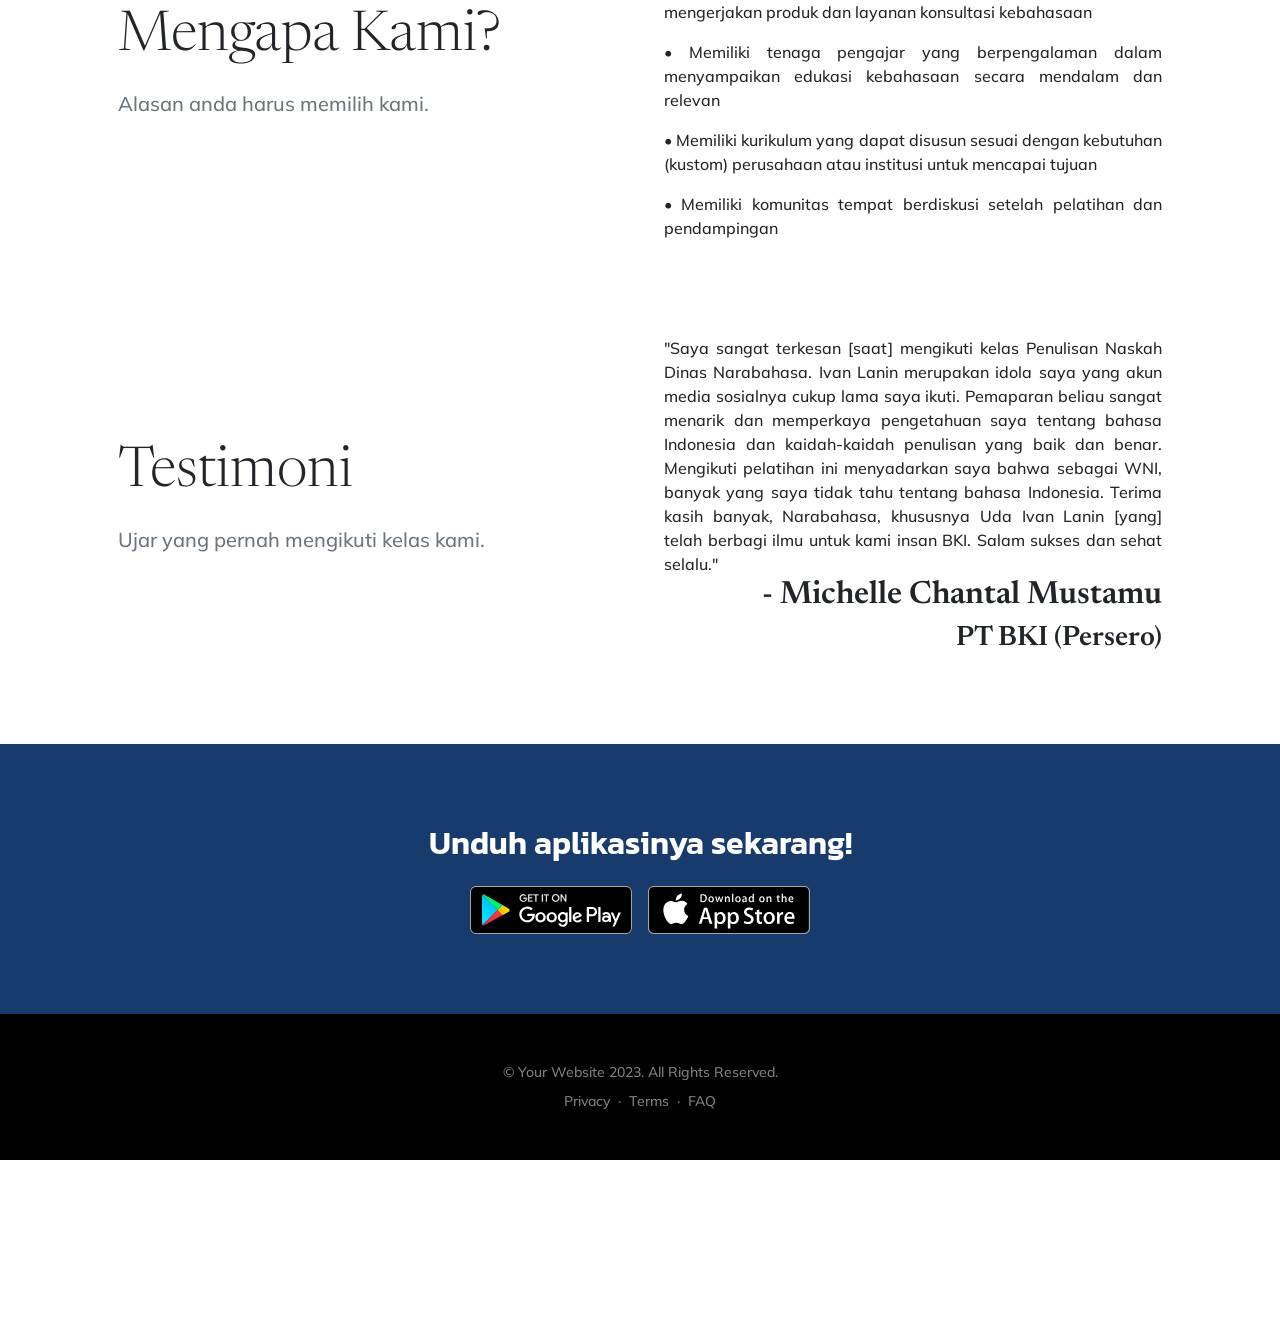
<file: startbootstrap-new-age-gh-pages/5026241020.html>
<!DOCTYPE html>
<html lang="id">

<head>
    <meta charset="utf-8" />
    <meta name="viewport" content="width=device-width, initial-scale=1, shrink-to-fit=no" />
    <meta name="description" content="" />
    <meta name="author" content="" />
    <title>New Age - Start Bootstrap Theme</title>
    <link rel="icon" type="image/x-icon" href="assets/favicon.ico" />
    <!-- Bootstrap icons-->
    <link href="https://cdn.jsdelivr.net/npm/bootstrap-icons@1.5.0/font/bootstrap-icons.css" rel="stylesheet" />
    <!-- Google fonts-->
    <link rel="preconnect" href="https://fonts.gstatic.com" />
    <link href="https://fonts.googleapis.com/css2?family=Newsreader:ital,wght@0,600;1,600&amp;display=swap"
        rel="stylesheet" />
    <link
        href="https://fonts.googleapis.com/css2?family=Mulish:ital,wght@0,300;0,500;0,600;0,700;1,300;1,500;1,600;1,700&amp;display=swap"
        rel="stylesheet" />
    <link href="https://fonts.googleapis.com/css2?family=Kanit:ital,wght@0,400;1,400&amp;display=swap"
        rel="stylesheet" />
    <!-- Core theme CSS (includes Bootstrap)-->
    <link href="css/styles.css" rel="stylesheet" />

    <style>
        :root {
            /* Biru Narabahasa */
            --bs-primary: #173b6c;
            --bg-primary: #173b6c;

            /* Merah Narabahasa */
            --bs-danger: #d92027;
            --text-danger: #d92027;
            --bg-danger: #d92027;
        }
    </style>
</head>

<body id="page-top">
    <!-- Navigation-->
    <nav class="navbar navbar-expand-lg navbar-light fixed-top shadow-sm" id="mainNav"
        style="background-color: var(--bs-primary);">
        <div class="container px-5">
            <a class="navbar-brand fw-bold" href="#page-top" style="color: white;">Narabahasa</a>
            <button class="navbar-toggler" type="button" data-bs-toggle="collapse" data-bs-target="#navbarResponsive"
                aria-controls="navbarResponsive" aria-expanded="false" aria-label="Toggle navigation">
                Menu
                <i class="bi-list"></i>
            </button>
            <div class="collapse navbar-collapse" id="navbarResponsive">
                <ul class="navbar-nav ms-auto me-4 my-3 my-lg-0">
                    <li class="nav-item"><a class="nav-link me-lg-3" href="#features" style="color: white;">Fitur</a>
                    </li>
                    <li class="nav-item"><a class="nav-link me-lg-3" href="#merch" style="color: white;">Merch</a></li>
                    <li class="nav-item"><a class="nav-link me-lg-3" href="#mengapa" style="color: white;">Mengapa Kami?</a></li>
                    <li class="nav-item"><a class="nav-link me-lg-3" href="#testimoni"style="color: white;">Testimoni</a></li>
                    <li class="nav-item"><a class="nav-link me-lg-3" href="#download" style="color: white;">Unduh</a>
                    </li>
                </ul>
                <button class="btn btn-primary rounded-pill px-3 mb-2 mb-lg-0" data-bs-toggle="modal"
                    data-bs-target="#feedbackModal" style="background-color: white;>
                    <span class=" d-flex align-items-center">
                    <i class="bi-chat-text-fill me-2" style="color: var(--bs-primary);"></i>
                    <span class="small" style="color: var(--bs-primary);">Kirim Saran</span>
                    </span>
                </button>
            </div>
        </div>
    </nav>
    <!-- Mashead header-->
    <header class="masthead">
        <div class="container px-5">
            <div class="row gx-5 align-items-center">
                <div class="col-lg-6">
                    <!-- Mashead text and app badges-->
                    <div class="mb-5 mb-lg-0 text-center text-lg-start">
                        <h1 class="display-1 lh-1 mb-3">Kuasai Bahasa, Kuasai Dunia.</h1>
                        <p class="lead fw-normal text-muted mb-5">Kadang-kadang ada kelas gratis di
                            sinara.narabahasa.id!</p>
                        <div class="d-flex flex-column flex-lg-row align-items-center">
                            <a class="me-lg-3 mb-4 mb-lg-0"
                                href="https://play.google.com/store/apps/details?id=id.narabahasa.sinara&hl=id!"><img
                                    class="app-badge" src="assets/img/google-play-badge.svg" alt="..." /></a>
                            <a href="https://apps.apple.com/app/id1591000883!"><img class="app-badge"
                                    src="assets/img/app-store-badge.svg" alt="..." /></a>
                        </div>
                    </div>
                </div>
                <div class="col-lg-6">
                    <!-- Masthead device mockup feature-->
                    <div class="masthead-device-mockup">
                        <div class="device-wrapper">
                            <div class="device" data-device="iPhoneX" data-orientation="portrait" data-color="black">
                                <div class="screen bg-black">
                                    <!-- PUT CONTENTS HERE:-->
                                    <!-- * * This can be a video, image, or just about anything else.-->
                                    <!-- * * Set the max width of your media to 100% and the height to-->
                                    <!-- * * 100% like the demo example below.-->
                                    <img src="assets/img/SINARA.png" alt="Sinara Menu"
                                        style="max-width: 100%; height:100%" />
                                </div>
                            </div>
                        </div>
                    </div>
                </div>
            </div>
        </div>
    </header>
    <!-- Quote/testimonial aside-->
    <aside class="text-center" style="background-color: var(--bs-primary);">
        <div class="container px-5">
            <div class="row gx-5 justify-content-center">
                <div class="col-xl-8">
                    <div class="h2 fs-2 text-white mb-4">Narabahasa adalah penyedia edukasi, konsultasi, publikasi, dan
                        aplikasi kebahasaan. Kami percaya bahwa bahasa adalah kunci untuk menguasai dunia.
                    </div>
                    <img src="assets/img/logo_narabahasa.jpeg" alt="..." class="rounded float" style="height: 3rem" />
                </div>
            </div>
        </div>
    </aside>
    <!-- App features section-->
    <section id="features">
        <div class="container px-5">
            <div class="row gx-5 align-items-center">
                <div class="col-lg-8 order-lg-1 mb-5 mb-lg-0">
                    <div class="container-fluid px-5">
                        <div class="row gx-5">
                            <div class="col-md-6 mb-5">
                                <!-- Feature item-->
                                <div class="text-center">
                                    <i class="bi bi-pencil-fill icon-feature text-danger d-block mb-3"></i>
                                    <h3 class="font-alt">Tata Bahasa Dasar</h3>
                                    <p class="text-muted mb-0">Tata bahasa adalah kumpulan kaidah tentang struktur
                                        gramatikal bahasa.
                                        Unsur gramatika meliputi tataran kata, kalimat, paragraf, hingga wacana.</p>
                                </div>
                            </div>
                            <div class="col-md-6 mb-5">
                                <!-- Feature item-->
                                <div class="text-center">
                                    <i class="bi bi-card-checklist icon-feature text-danger d-block mb-3"></i>
                                    <h3 class="font-alt">Penertiban Ejaan</h3>
                                    <p class="text-muted mb-0">Ejaan adalah kaidah untuk menggambarkan bunyi dalam
                                        bentuk tulisan serta
                                        penggunaan tanda baca. </p>
                                </div>
                            </div>
                        </div>
                        <div class="row">
                            <div class="col-md-6 mb-5 mb-md-0">
                                <!-- Feature item-->
                                <div class="text-center">
                                    <i class="bi bi-people-fill icon-feature text-danger d-block mb-3"></i>
                                    <h3 class="font-alt">Penyuntingan Dasar</h3>
                                    <p class="text-muted mb-0">Penyunting menjembatani penulis, penerbit, dan pembaca.
                                    </p>
                                </div>
                            </div>
                            <div class="col-md-6">
                                <!-- Feature item-->
                                <div class="text-center">
                                    <i class="bi bi-person-lines-fill icon-feature text-danger d-block mb-3"></i>
                                    <h3 class="font-alt">Wicara Publik</h3>
                                    <p class="text-muted mb-0">Wicara publik melibatkan keterampilan berbahasa untuk
                                        mengekspresikan
                                        pikiran dengan berbagai tujuan.</p>
                                </div>
                            </div>
                        </div>
                    </div>
                </div>
                <div class="col-lg-4 order-lg-0">
                    <!-- Features section device mockup-->
                    <div class="device-wrapper">
                        <div class="device" data-device="iPhoneX" data-orientation="portrait" data-color="black">
                            <div class="screen bg-black">
                                <!-- PUT CONTENTS HERE:-->
                                <!-- * * This can be a video, image, or just about anything else.-->
                                <!-- * * Set the max width of your media to 100% and the height to-->
                                <!-- * * 100% like the demo example below.-->
                                <img src="assets/img/SINARA(1).png" alt="Sinara Logo"
                                    style="max-width: 100%; height:100%" />
                            </div>
                        </div>
                    </div>
                </div>
            </div>
        </div>
        </div>
    </section>
    <!-- Call to action section-->
    <section class=" bg" style="background-color: var(--bs-danger);">
        <div class="cta-content">
            <div class="container px-5">
                <h2 class="text-white display-1 lh-1 mb-4">
                    Ayo belajar Bahasa Indonesia!
                </h2>
                <a class="btn btn-outline-light py-3 px-4 rounded-pill" href="https://startbootstrap.com/theme/new-age"
                    target="_blank">Unduh Sinara, Gratis!</a>
            </div>
        </div>
    </section>
    <!-- Merch section-->
    <section class="bg-light" id="merch">
        <div class="container px-5">
            <div class="row gx-5 align-items-center justify-content-center justify-content-lg-between">
                <div class="col-12 col-lg-5">
                    <h2 class="display-4 lh-1 mb-4">Publikasi dan Kreasi</h2>
                    <p class="lead fw-normal text-muted mb-5 mb-lg-0">Publikasi dan kreasi adalah produk buku dan
                        suvenir Narabahasa yang memiliki unsur kebahasaan sebagai ciri khas.</p>
                </div>
                <div class="col-sm-8 col-md-6">
                    <div class="px-5 px-sm-0"><img class="img-fluid" src="assets/img/merch.png" alt="..." /></div>
                </div>
            </div>
        </div>
    </section>
    <!-- Why Us section-->
    <section class="bg" id="mengapa">
        <section class="bg" id="testimoni">
            <div class="container px-5">
                <div class="row gx-5 align-items-center justify-content-center justify-content-lg-between">
                    <div class="col-12 col-lg-5">
                        <h2 class="display-4 lh-1 mb-4">Mengapa Kami?</h2>
                        <p class="lead fw-normal text-muted mb-5 mb-lg-0">Alasan anda harus memilih kami.</p>
                    </div>
                    <div class="col-sm-8 col-md-6">
                        <div align="justify">
                            <p>• Didirikan oleh Ivan Lanin yang merupakan seorang praktisi dan pakar bahasa
                            Indonesia</p>
                            <p>• Menyediakan produk dan layanan kebahasaan yang lengkap</p>
                            <p>• Memiliki tenaga ahli spesialis yang berpengalaman dalam mengerjakan produk
                            dan layanan konsultasi kebahasaan</p>
                            <p>• Memiliki tenaga pengajar yang berpengalaman dalam menyampaikan edukasi
                            kebahasaan secara mendalam dan relevan</p>
                            <p>• Memiliki kurikulum yang dapat disusun sesuai dengan kebutuhan (kustom)
                            perusahaan atau institusi untuk mencapai tujuan</p>
                            <p>• Memiliki komunitas tempat berdiskusi setelah pelatihan dan pendampingan</p>
                        </div>
                    </div>
                </div>
            </div>

            <!-- Review section-->
            <section class="bg" id="testimoni">
                <div class="container px-5">
                    <div class="row gx-5 align-items-center justify-content-center justify-content-lg-between">
                        <div class="col-12 col-lg-5">
                            <h2 class="display-4 lh-1 mb-4">Testimoni</h2>
                            <p class="lead fw-normal text-muted mb-5 mb-lg-0">Ujar yang pernah mengikuti kelas kami.</p>
                        </div>
                        <div class="col-sm-8 col-md-6">
                            <div align="justify">
                                "Saya sangat terkesan [saat] mengikuti kelas Penulisan Naskah Dinas Narabahasa.
                                Ivan Lanin merupakan idola saya yang akun media sosialnya cukup lama saya ikuti.
                                Pemaparan beliau sangat menarik dan memperkaya pengetahuan saya tentang
                                bahasa Indonesia dan kaidah-kaidah penulisan yang baik dan benar. Mengikuti
                                pelatihan ini menyadarkan saya bahwa sebagai WNI, banyak yang saya tidak tahu
                                tentang bahasa Indonesia. Terima kasih banyak, Narabahasa, khususnya Uda Ivan
                                Lanin [yang] telah berbagi ilmu untuk kami insan BKI. Salam sukses dan sehat selalu."
                                <h2 align="right">- Michelle Chantal Mustamu</h2>
                                <h3 align="right">PT BKI (Persero)</h3>
                            </div>
                        </div>
                    </div>
                </div>


            </section>
            <!-- App badge section-->
            <section class="bg" id="download" style="background-color: var(--bs-primary);">
                <div class="container px-5">
                    <h2 class="text-center text-white font-alt mb-4">Unduh aplikasinya sekarang!</h2>
                    <div class="d-flex flex-column flex-lg-row align-items-center justify-content-center">
                        <a class="me-lg-3 mb-4 mb-lg-0" href="#!"><img class="app-badge"
                                src="assets/img/google-play-badge.svg" alt="..." /></a>
                        <a href="#!"><img class="app-badge" src="assets/img/app-store-badge.svg" alt="..." /></a>
                    </div>
                </div>
            </section>
            <!-- Footer-->
            <footer class="bg-black text-center py-5">
                <div class="container px-5">
                    <div class="text-white-50 small">
                        <div class="mb-2">&copy; Your Website 2023. All Rights Reserved.</div>
                        <a href="#!">Privacy</a>
                        <span class="mx-1">&middot;</span>
                        <a href="#!">Terms</a>
                        <span class="mx-1">&middot;</span>
                        <a href="#!">FAQ</a>
                    </div>
                </div>
            </footer>
            <!-- Feedback Modal-->
            <div class="modal fade" id="feedbackModal" tabindex="-1" aria-labelledby="feedbackModalLabel"
                aria-hidden="true">
                <div class="modal-dialog modal-dialog-centered">
                    <div class="modal-content">
                        <div class="modal-header bg-primary p-4">
                            <h5 class="modal-title font-alt text-white" id="feedbackModalLabel">Berikan saran</h5>
                            <button class="btn-close btn-close-white" type="button" data-bs-dismiss="modal"
                                aria-label="Close"></button>
                        </div>
                        <div class="modal-body border-0 p-4">
                            <!-- * * * * * * * * * * * * * * *-->
                            <!-- * * SB Forms Contact Form * *-->
                            <!-- * * * * * * * * * * * * * * *-->
                            <!-- This form is pre-integrated with SB Forms.-->
                            <!-- To make this form functional, sign up at-->
                            <!-- https://startbootstrap.com/solution/contact-forms-->
                            <!-- to get an API token!-->
                            <form id="contactForm" data-sb-form-api-token="API_TOKEN">
                                <!-- Name input-->
                                <div class="form-floating mb-3">
                                    <input class="form-control" id="name" type="text" placeholder="Enter your name..."
                                        data-sb-validations="required" />
                                    <label for="name">Nama Lengkap</label>
                                    <div class="invalid-feedback" data-sb-feedback="name:required">Nama diperlukan.
                                    </div>
                                </div>
                                <!-- Email address input-->
                                <div class="form-floating mb-3">
                                    <input class="form-control" id="email" type="email" placeholder="name@example.com"
                                        data-sb-validations="required,email" />
                                    <label for="email">Alamat email</label>
                                    <div class="invalid-feedback" data-sb-feedback="email:required">Isi alamat email.
                                    </div>
                                    <div class="invalid-feedback" data-sb-feedback="email:email">Email tidak valid.
                                    </div>
                                </div>
                                <!-- Phone number input-->
                                <div class="form-floating mb-3">
                                    <input class="form-control" id="phone" type="tel" placeholder="(123) 456-7890"
                                        data-sb-validations="required" />
                                    <label for="phone">Nomor telepon</label>
                                    <div class="invalid-feedback" data-sb-feedback="phone:required">Nomor telepon
                                        diperlukan.
                                    </div>
                                </div>
                                <!-- Message input-->
                                <div class="form-floating mb-3">
                                    <textarea class="form-control" id="message" type="text"
                                        placeholder="Enter your message here..." style="height: 10rem"
                                        data-sb-validations="required"></textarea>
                                    <label for="message">Saran</label>
                                    <div class="invalid-feedback" data-sb-feedback="message:required">Saran diperlukan.
                                    </div>
                                </div>
                                <!-- Submit success message-->
                                <!---->
                                <!-- This is what your users will see when the form-->
                                <!-- has successfully submitted-->
                                <div class="d-none" id="submitSuccessMessage">
                                    <div class="text-center mb-3">
                                        <div class="fw-bolder">Pengisian formulir berhasil!</div>
                                        Untuk mengaktifkan formulir ini, daftar di:
                                        <br />
                                        <a
                                            href="https://startbootstrap.com/solution/contact-forms">https://startbootstrap.com/solution/contact-forms</a>
                                    </div>
                                </div>
                                <!-- Submit error message-->
                                <!---->
                                <!-- This is what your users will see when there is-->
                                <!-- an error submitting the form-->
                                <div class="d-none" id="submitErrorMessage">
                                    <div class="text-center text-danger mb-3">Pesan gagal dikirimkan!</div>
                                </div>
                                <!-- Submit Button-->
                                <div class="d-grid"><button class="btn btn-primary rounded-pill btn-lg disabled"
                                        id="submitButton" type="submit">Kirim</button></div>
                            </form>
                        </div>
                    </div>
                </div>
            </div>
            <!-- Bootstrap core JS-->
            <script src="https://cdn.jsdelivr.net/npm/bootstrap@5.2.3/dist/js/bootstrap.bundle.min.js"></script>
            <!-- Core theme JS-->
            <script src="js/scripts.js"></script>
            <!-- * * * * * * * * * * * * * * * * * * * * * * * * * * * * * * * * * * * * * * * *-->
            <!-- * *                               SB Forms JS                               * *-->
            <!-- * * Activate your form at https://startbootstrap.com/solution/contact-forms * *-->
            <!-- * * * * * * * * * * * * * * * * * * * * * * * * * * * * * * * * * * * * * * * *-->
            <script src="https://cdn.startbootstrap.com/sb-forms-latest.js"></script>
</body>

</html>
</file>
<file: assets/css/main.css>
/**
* Template Name: Arsha
* Template URL: https://bootstrapmade.com/arsha-free-bootstrap-html-template-corporate/
* Updated: Feb 22 2025 with Bootstrap v5.3.3
* Author: BootstrapMade.com
* License: https://bootstrapmade.com/license/
*/

/*--------------------------------------------------------------
# Font & Color Variables
# Help: https://bootstrapmade.com/color-system/
--------------------------------------------------------------*/
/* Fonts */
:root {
  --default-font: "Open Sans",  system-ui, -apple-system, "Segoe UI", Roboto, "Helvetica Neue", Arial, "Noto Sans", "Liberation Sans", sans-serif, "Apple Color Emoji", "Segoe UI Emoji", "Segoe UI Symbol", "Noto Color Emoji";
  --heading-font: "Jost",  sans-serif;
  --nav-font: "Poppins",  sans-serif;
}

/* Global Colors - The following color variables are used throughout the website. Updating them here will change the color scheme of the entire website */
:root { 
  --background-color: #ffffff; /* Background color for the entire website, including individual sections */
  --default-color: #444444; /* Default color used for the majority of the text content across the entire website */
  --heading-color: #37517e; /* Color for headings, subheadings and title throughout the website */
  --accent-color: #47b2e4; /* Accent color that represents your brand on the website. It's used for buttons, links, and other elements that need to stand out */
  --surface-color: #ffffff; /* The surface color is used as a background of boxed elements within sections, such as cards, icon boxes, or other elements that require a visual separation from the global background. */
  --contrast-color: #ffffff; /* Contrast color for text, ensuring readability against backgrounds of accent, heading, or default colors. */
}

/* Nav Menu Colors - The following color variables are used specifically for the navigation menu. They are separate from the global colors to allow for more customization options */
:root {
  --nav-color: #ffffff;  /* The default color of the main navmenu links */
  --nav-hover-color: #47b2e4; /* Applied to main navmenu links when they are hovered over or active */
  --nav-mobile-background-color: #ffffff; /* Used as the background color for mobile navigation menu */
  --nav-dropdown-background-color: #ffffff; /* Used as the background color for dropdown items that appear when hovering over primary navigation items */
  --nav-dropdown-color: #444444; /* Used for navigation links of the dropdown items in the navigation menu. */
  --nav-dropdown-hover-color: #47b2e4; /* Similar to --nav-hover-color, this color is applied to dropdown navigation links when they are hovered over. */
}

/* Color Presets - These classes override global colors when applied to any section or element, providing reuse of the sam color scheme. */

.light-background {
  --background-color: #f5f6f8;
  --surface-color: #ffffff;
}

.dark-background {
  --background-color: #37517e;
  --default-color: #ffffff;
  --heading-color: #ffffff;
  --surface-color: #4668a2;
  --contrast-color: #ffffff;
}

/* Smooth scroll */
:root {
  scroll-behavior: smooth;
}

/*--------------------------------------------------------------
# General Styling & Shared Classes
--------------------------------------------------------------*/
body {
  color: var(--default-color);
  background-color: var(--background-color);
  font-family: var(--default-font);
}

a {
  color: var(--accent-color);
  text-decoration: none;
  transition: 0.3s;
}

a:hover {
  color: color-mix(in srgb, var(--accent-color), transparent 25%);
  text-decoration: none;
}

h1,
h2,
h3,
h4,
h5,
h6 {
  color: var(--heading-color);
  font-family: var(--heading-font);
}

/* PHP Email Form Messages
------------------------------*/
.php-email-form .error-message {
  display: none;
  background: #df1529;
  color: #ffffff;
  text-align: left;
  padding: 15px;
  margin-bottom: 24px;
  font-weight: 600;
}

.php-email-form .sent-message {
  display: none;
  color: #ffffff;
  background: #059652;
  text-align: center;
  padding: 15px;
  margin-bottom: 24px;
  font-weight: 600;
}

.php-email-form .loading {
  display: none;
  background: var(--surface-color);
  text-align: center;
  padding: 15px;
  margin-bottom: 24px;
}

.php-email-form .loading:before {
  content: "";
  display: inline-block;
  border-radius: 50%;
  width: 24px;
  height: 24px;
  margin: 0 10px -6px 0;
  border: 3px solid var(--accent-color);
  border-top-color: var(--surface-color);
  animation: php-email-form-loading 1s linear infinite;
}

@keyframes php-email-form-loading {
  0% {
    transform: rotate(0deg);
  }

  100% {
    transform: rotate(360deg);
  }
}

/*--------------------------------------------------------------
# Global Header
--------------------------------------------------------------*/
.header {
  --background-color: #3d4d6a;
  --heading-color: #ffffff;
  color: var(--default-color);
  background-color: var(--background-color);
  padding: 15px 0;
  transition: all 0.5s;
  z-index: 997;
}

.header .logo {
  line-height: 1;
}

.header .logo img {
  max-height: 36px;
  margin-right: 8px;
}

.header .logo h1 {
  font-size: 30px;
  margin: 0;
  font-weight: 500;
  color: var(--heading-color);
  letter-spacing: 2px;
  text-transform: uppercase;
}

.header .btn-getstarted,
.header .btn-getstarted:focus {
  color: var(--contrast-color);
  background: var(--accent-color);
  font-size: 14px;
  padding: 8px 25px;
  margin: 0 0 0 30px;
  border-radius: 50px;
  transition: 0.3s;
}

.header .btn-getstarted:hover,
.header .btn-getstarted:focus:hover {
  color: var(--contrast-color);
  background: color-mix(in srgb, var(--accent-color), transparent 15%);
}

@media (max-width: 1200px) {
  .header .logo {
    order: 1;
  }

  .header .btn-getstarted {
    order: 2;
    margin: 0 15px 0 0;
    padding: 6px 15px;
  }

  .header .navmenu {
    order: 3;
  }
}

/* Index Page Header
------------------------------*/
.index-page .header {
  --background-color: rgba(255, 255, 255, 0);
  --heading-color: #ffffff;
  --nav-color: #ffffff;
}

/* Index Page Header on Scroll
------------------------------*/
.index-page.scrolled .header {
  --background-color: rgba(40, 58, 90, 0.9);
}

/*--------------------------------------------------------------
# Navigation Menu
--------------------------------------------------------------*/
/* Desktop Navigation */
@media (min-width: 1200px) {
  .navmenu {
    padding: 0;
  }

  .navmenu ul {
    margin: 0;
    padding: 0;
    display: flex;
    list-style: none;
    align-items: center;
  }

  .navmenu li {
    position: relative;
  }

  .navmenu a,
  .navmenu a:focus {
    color: var(--nav-color);
    padding: 18px 15px;
    font-size: 15px;
    font-family: var(--nav-font);
    font-weight: 400;
    display: flex;
    align-items: center;
    justify-content: space-between;
    white-space: nowrap;
    transition: 0.3s;
  }

  .navmenu a i,
  .navmenu a:focus i {
    font-size: 12px;
    line-height: 0;
    margin-left: 5px;
    transition: 0.3s;
  }

  .navmenu li:last-child a {
    padding-right: 0;
  }

  .navmenu li:hover>a,
  .navmenu .active,
  .navmenu .active:focus {
    color: var(--nav-hover-color);
  }

  .navmenu .dropdown ul {
    margin: 0;
    padding: 10px 0;
    background: var(--nav-dropdown-background-color);
    display: block;
    position: absolute;
    visibility: hidden;
    left: 14px;
    top: 130%;
    opacity: 0;
    transition: 0.3s;
    border-radius: 4px;
    z-index: 99;
    box-shadow: 0px 0px 30px rgba(0, 0, 0, 0.1);
  }

  .navmenu .dropdown ul li {
    min-width: 200px;
  }

  .navmenu .dropdown ul a {
    padding: 10px 20px;
    font-size: 15px;
    text-transform: none;
    color: var(--nav-dropdown-color);
  }

  .navmenu .dropdown ul a i {
    font-size: 12px;
  }

  .navmenu .dropdown ul a:hover,
  .navmenu .dropdown ul .active:hover,
  .navmenu .dropdown ul li:hover>a {
    color: var(--nav-dropdown-hover-color);
  }

  .navmenu .dropdown:hover>ul {
    opacity: 1;
    top: 100%;
    visibility: visible;
  }

  .navmenu .dropdown .dropdown ul {
    top: 0;
    left: -90%;
    visibility: hidden;
  }

  .navmenu .dropdown .dropdown:hover>ul {
    opacity: 1;
    top: 0;
    left: -100%;
    visibility: visible;
  }

  .navmenu .megamenu {
    position: static;
  }

  .navmenu .megamenu ul {
    margin: 0;
    padding: 10px;
    background: var(--nav-dropdown-background-color);
    box-shadow: 0px 0px 20px rgba(0, 0, 0, 0.1);
    position: absolute;
    top: 130%;
    left: 0;
    right: 0;
    visibility: hidden;
    opacity: 0;
    display: flex;
    transition: 0.3s;
    border-radius: 4px;
    z-index: 99;
  }

  .navmenu .megamenu ul li {
    flex: 1;
  }

  .navmenu .megamenu ul li a,
  .navmenu .megamenu ul li:hover>a {
    padding: 10px 20px;
    font-size: 15px;
    color: var(--nav-dropdown-color);
  }

  .navmenu .megamenu ul li a:hover,
  .navmenu .megamenu ul li .active,
  .navmenu .megamenu ul li .active:hover {
    color: var(--nav-dropdown-hover-color);
  }

  .navmenu .megamenu:hover>ul {
    opacity: 1;
    top: 100%;
    visibility: visible;
  }

  .navmenu .dd-box-shadow {
    box-shadow: 0px 0px 30px rgba(0, 0, 0, 0.1);
  }
}

/* Mobile Navigation */
@media (max-width: 1199px) {
  .mobile-nav-toggle {
    color: var(--nav-color);
    font-size: 28px;
    line-height: 0;
    margin-right: 10px;
    cursor: pointer;
    transition: color 0.3s;
  }

  .navmenu {
    padding: 0;
    z-index: 9997;
  }

  .navmenu ul {
    display: none;
    list-style: none;
    position: absolute;
    inset: 60px 20px 20px 20px;
    padding: 10px 0;
    margin: 0;
    border-radius: 6px;
    background-color: var(--nav-mobile-background-color);
    overflow-y: auto;
    transition: 0.3s;
    z-index: 9998;
    box-shadow: 0px 0px 30px rgba(0, 0, 0, 0.1);
  }

  .navmenu a,
  .navmenu a:focus {
    color: var(--nav-dropdown-color);
    padding: 10px 20px;
    font-family: var(--nav-font);
    font-size: 17px;
    font-weight: 500;
    display: flex;
    align-items: center;
    justify-content: space-between;
    white-space: nowrap;
    transition: 0.3s;
  }

  .navmenu a i,
  .navmenu a:focus i {
    font-size: 12px;
    line-height: 0;
    margin-left: 5px;
    width: 30px;
    height: 30px;
    display: flex;
    align-items: center;
    justify-content: center;
    border-radius: 50%;
    transition: 0.3s;
    background-color: color-mix(in srgb, var(--accent-color), transparent 90%);
  }

  .navmenu a i:hover,
  .navmenu a:focus i:hover {
    background-color: var(--accent-color);
    color: var(--contrast-color);
  }

  .navmenu a:hover,
  .navmenu .active,
  .navmenu .active:focus {
    color: var(--nav-dropdown-hover-color);
  }

  .navmenu .active i,
  .navmenu .active:focus i {
    background-color: var(--accent-color);
    color: var(--contrast-color);
    transform: rotate(180deg);
  }

  .navmenu .dropdown ul {
    position: static;
    display: none;
    z-index: 99;
    padding: 10px 0;
    margin: 10px 20px;
    background-color: var(--nav-dropdown-background-color);
    border: 1px solid color-mix(in srgb, var(--default-color), transparent 90%);
    box-shadow: none;
    transition: all 0.5s ease-in-out;
  }

  .navmenu .dropdown ul ul {
    background-color: rgba(33, 37, 41, 0.1);
  }

  .navmenu .dropdown>.dropdown-active {
    display: block;
    background-color: rgba(33, 37, 41, 0.03);
  }

  .mobile-nav-active {
    overflow: hidden;
  }

  .mobile-nav-active .mobile-nav-toggle {
    color: #fff;
    position: absolute;
    font-size: 32px;
    top: 15px;
    right: 15px;
    margin-right: 0;
    z-index: 9999;
  }

  .mobile-nav-active .navmenu {
    position: fixed;
    overflow: hidden;
    inset: 0;
    background: rgba(33, 37, 41, 0.8);
    transition: 0.3s;
  }

  .mobile-nav-active .navmenu>ul {
    display: block;
  }
}

/*--------------------------------------------------------------
# Global Footer
--------------------------------------------------------------*/
.footer {
  color: var(--default-color);
  background-color: var(--background-color);
  font-size: 14px;
  padding-bottom: 50px;
  position: relative;
}

.footer .footer-newsletter {
  background-color: color-mix(in srgb, var(--heading-color), transparent 95%);
  padding: 50px 0;
}

.footer .footer-newsletter h4 {
  font-size: 24px;
}

.footer .footer-newsletter .newsletter-form {
  margin-top: 30px;
  margin-bottom: 15px;
  padding: 6px 8px;
  position: relative;
  background-color: color-mix(in srgb, var(--background-color), transparent 50%);
  border: 1px solid color-mix(in srgb, var(--default-color), transparent 90%);
  box-shadow: 0px 2px 25px rgba(0, 0, 0, 0.1);
  display: flex;
  transition: 0.3s;
  border-radius: 50px;
}

.footer .footer-newsletter .newsletter-form:focus-within {
  border-color: var(--accent-color);
}

.footer .footer-newsletter .newsletter-form input[type=email] {
  border: 0;
  padding: 4px;
  width: 100%;
  background-color: color-mix(in srgb, var(--background-color), transparent 50%);
  color: var(--default-color);
}

.footer .footer-newsletter .newsletter-form input[type=email]:focus-visible {
  outline: none;
}

.footer .footer-newsletter .newsletter-form input[type=submit] {
  border: 0;
  font-size: 16px;
  padding: 0 20px;
  margin: -7px -8px -7px 0;
  background: var(--accent-color);
  color: var(--contrast-color);
  transition: 0.3s;
  border-radius: 50px;
}

.footer .footer-newsletter .newsletter-form input[type=submit]:hover {
  background: color-mix(in srgb, var(--accent-color), transparent 20%);
}

.footer .footer-top {
  padding-top: 50px;
}

.footer .social-links a {
  display: flex;
  align-items: center;
  justify-content: center;
  width: 40px;
  height: 40px;
  border-radius: 50%;
  border: 1px solid color-mix(in srgb, var(--default-color), transparent 50%);
  font-size: 16px;
  color: color-mix(in srgb, var(--default-color), transparent 20%);
  margin-right: 10px;
  transition: 0.3s;
}

.footer .social-links a:hover {
  color: var(--accent-color);
  border-color: var(--accent-color);
}

.footer h4 {
  font-size: 16px;
  font-weight: bold;
  position: relative;
  padding-bottom: 12px;
}

.footer .footer-links {
  margin-bottom: 30px;
}

.footer .footer-links ul {
  list-style: none;
  padding: 0;
  margin: 0;
}

.footer .footer-links ul i {
  margin-right: 3px;
  font-size: 12px;
  line-height: 0;
  color: var(--accent-color);
}

.footer .footer-links ul li {
  padding: 10px 0;
  display: flex;
  align-items: center;
}

.footer .footer-links ul li:first-child {
  padding-top: 0;
}

.footer .footer-links ul a {
  display: inline-block;
  color: color-mix(in srgb, var(--default-color), transparent 20%);
  line-height: 1;
}

.footer .footer-links ul a:hover {
  color: var(--accent-color);
}

.footer .footer-about a {
  color: var(--heading-color);
  font-size: 28px;
  font-weight: 600;
  text-transform: uppercase;
  font-family: var(--heading-font);
}

.footer .footer-contact p {
  margin-bottom: 5px;
}

.footer .copyright {
  padding-top: 25px;
  padding-bottom: 25px;
  border-top: 1px solid color-mix(in srgb, var(--default-color), transparent 90%);
}

.footer .copyright p {
  margin-bottom: 0;
}

.footer .credits {
  margin-top: 6px;
  font-size: 13px;
}

/*--------------------------------------------------------------
# Preloader
--------------------------------------------------------------*/
#preloader {
  position: fixed;
  inset: 0;
  z-index: 999999;
  overflow: hidden;
  background: var(--background-color);
  transition: all 0.6s ease-out;
}

#preloader:before {
  content: "";
  position: fixed;
  top: calc(50% - 30px);
  left: calc(50% - 30px);
  border: 6px solid #ffffff;
  border-color: var(--accent-color) transparent var(--accent-color) transparent;
  border-radius: 50%;
  width: 60px;
  height: 60px;
  animation: animate-preloader 1.5s linear infinite;
}

@keyframes animate-preloader {
  0% {
    transform: rotate(0deg);
  }

  100% {
    transform: rotate(360deg);
  }
}

/*--------------------------------------------------------------
# Scroll Top Button
--------------------------------------------------------------*/
.scroll-top {
  position: fixed;
  visibility: hidden;
  opacity: 0;
  right: 15px;
  bottom: -15px;
  z-index: 99999;
  background-color: var(--accent-color);
  width: 44px;
  height: 44px;
  border-radius: 50px;
  transition: all 0.4s;
}

.scroll-top i {
  font-size: 24px;
  color: var(--contrast-color);
  line-height: 0;
}

.scroll-top:hover {
  background-color: color-mix(in srgb, var(--accent-color), transparent 20%);
  color: var(--contrast-color);
}

.scroll-top.active {
  visibility: visible;
  opacity: 1;
  bottom: 15px;
}

/*--------------------------------------------------------------
# Disable aos animation delay on mobile devices
--------------------------------------------------------------*/
@media screen and (max-width: 768px) {
  [data-aos-delay] {
    transition-delay: 0 !important;
  }
}

/*--------------------------------------------------------------
# Global Page Titles & Breadcrumbs
--------------------------------------------------------------*/
.page-title {
  --background-color: color-mix(in srgb, var(--default-color), transparent 96%);
  color: var(--default-color);
  background-color: var(--background-color);
  padding: 20px 0;
  position: relative;
}

.page-title h1 {
  font-size: 28px;
  font-weight: 700;
  margin: 0;
}

.page-title .breadcrumbs ol {
  display: flex;
  flex-wrap: wrap;
  list-style: none;
  padding: 0 0 10px 0;
  margin: 0;
  font-size: 14px;
}

.page-title .breadcrumbs ol li+li {
  padding-left: 10px;
}

.page-title .breadcrumbs ol li+li::before {
  content: "/";
  display: inline-block;
  padding-right: 10px;
  color: color-mix(in srgb, var(--default-color), transparent 70%);
}

/*--------------------------------------------------------------
# Global Sections
--------------------------------------------------------------*/
section,
.section {
  color: var(--default-color);
  background-color: var(--background-color);
  padding: 60px 0;
  scroll-margin-top: 88px;
  overflow: clip;
}

@media (max-width: 1199px) {

  section,
  .section {
    scroll-margin-top: 66px;
  }
}

/*--------------------------------------------------------------
# Global Section Titles
--------------------------------------------------------------*/
.section-title {
  text-align: center;
  padding-bottom: 60px;
  position: relative;
}

.section-title h2 {
  font-size: 32px;
  font-weight: 700;
  margin-bottom: 20px;
  padding-bottom: 20px;
  text-transform: uppercase;
  position: relative;
}

.section-title h2:before {
  content: "";
  position: absolute;
  display: block;
  width: 160px;
  height: 1px;
  background: color-mix(in srgb, var(--default-color), transparent 60%);
  left: 0;
  right: 0;
  bottom: 1px;
  margin: auto;
}

.section-title h2::after {
  content: "";
  position: absolute;
  display: block;
  width: 60px;
  height: 3px;
  background: var(--accent-color);
  left: 0;
  right: 0;
  bottom: 0;
  margin: auto;
}

.section-title p {
  margin-bottom: 0;
}

/*--------------------------------------------------------------
# Hero Section
--------------------------------------------------------------*/
.hero {
  width: 100%;
  min-height: 80vh;
  position: relative;
  padding: 120px 0 60px 0;
  display: flex;
  align-items: center;
}

.hero h1 {
  margin: 0;
  font-size: 48px;
  font-weight: 700;
  line-height: 56px;
}

.hero p {
  color: color-mix(in srgb, var(--default-color), transparent 30%);
  margin: 5px 0 30px 0;
  font-size: 22px;
  line-height: 1.3;
  font-weight: 600;
}

.hero .btn-get-started {
  color: var(--contrast-color);
  background: var(--accent-color);
  font-family: var(--heading-font);
  font-weight: 500;
  font-size: 15px;
  letter-spacing: 1px;
  display: inline-block;
  padding: 10px 28px 12px 28px;
  border-radius: 50px;
  transition: 0.5s;
}

.hero .btn-get-started:hover {
  color: var(--contrast-color);
  background: color-mix(in srgb, var(--accent-color), transparent 15%);
}

.hero .btn-watch-video {
  font-size: 16px;
  transition: 0.5s;
  margin-left: 25px;
  color: var(--default-color);
  font-weight: 600;
}

.hero .btn-watch-video i {
  color: var(--contrast-color);
  font-size: 32px;
  transition: 0.3s;
  line-height: 0;
  margin-right: 8px;
}

.hero .btn-watch-video:hover {
  color: var(--accent-color);
}

.hero .btn-watch-video:hover i {
  color: color-mix(in srgb, var(--accent-color), transparent 15%);
}

.hero .animated {
  animation: up-down 2s ease-in-out infinite alternate-reverse both;
}

@media (max-width: 640px) {
  .hero h1 {
    font-size: 28px;
    line-height: 36px;
  }

  .hero p {
    font-size: 18px;
    line-height: 24px;
    margin-bottom: 30px;
  }

  .hero .btn-get-started,
  .hero .btn-watch-video {
    font-size: 13px;
  }
}

@keyframes up-down {
  0% {
    transform: translateY(10px);
  }

  100% {
    transform: translateY(-10px);
  }
}

/*--------------------------------------------------------------
# Clients Section
--------------------------------------------------------------*/
.clients {
  padding: 12px 0;
}

.clients .swiper {
  padding: 10px 0;
}

.clients .swiper-wrapper {
  height: auto;
}

.clients .swiper-slide img {
  transition: 0.3s;
  padding: 0 10px;
}

.clients .swiper-slide img:hover {
  transform: scale(1.1);
}

/*--------------------------------------------------------------
# About Section
--------------------------------------------------------------*/
.about ul {
  list-style: none;
  padding: 0;
}

.about ul li {
  padding-bottom: 5px;
  display: flex;
  align-items: center;
}

.about ul i {
  font-size: 20px;
  padding-right: 4px;
  color: var(--accent-color);
}

.about .read-more {
  color: var(--accent-color);
  font-family: var(--heading-font);
  font-weight: 500;
  font-size: 16px;
  letter-spacing: 1px;
  padding: 8px 28px;
  border-radius: 5px;
  transition: 0.3s;
  display: inline-flex;
  align-items: center;
  justify-content: center;
  border: 2px solid var(--accent-color);
}

.about .read-more i {
  font-size: 18px;
  margin-left: 5px;
  line-height: 0;
  transition: 0.3s;
}

.about .read-more:hover {
  background: var(--accent-color);
  color: var(--contrast-color);
}

.about .read-more:hover i {
  transform: translate(5px, 0);
}

/*--------------------------------------------------------------
# Why Us Section
--------------------------------------------------------------*/
.why-us {
  padding: 30px 0;
}

.why-us .content h3 {
  font-weight: 400;
  font-size: 34px;
}

.why-us .content p {
  color: color-mix(in srgb, var(--default-color), transparent 30%);
}

.why-us .faq-container .faq-item {
  background-color: var(--surface-color);
  position: relative;
  padding: 20px;
  margin-bottom: 20px;
  box-shadow: 0px 5px 25px 0px rgba(0, 0, 0, 0.1);
  overflow: hidden;
}

.why-us .faq-container .faq-item:last-child {
  margin-bottom: 0;
}

.why-us .faq-container .faq-item h3 {
  font-weight: 500;
  font-size: 17px;
  line-height: 24px;
  margin: 0 30px 0 0;
  transition: 0.3s;
  cursor: pointer;
}

.why-us .faq-container .faq-item h3 span {
  color: var(--accent-color);
  padding-right: 5px;
  font-weight: 600;
}

.why-us .faq-container .faq-item h3:hover {
  color: var(--accent-color);
}

.why-us .faq-container .faq-item .faq-content {
  display: grid;
  grid-template-rows: 0fr;
  transition: 0.3s ease-in-out;
  visibility: hidden;
  opacity: 0;
}

.why-us .faq-container .faq-item .faq-content p {
  margin-bottom: 0;
  overflow: hidden;
}

.why-us .faq-container .faq-item .faq-icon {
  position: absolute;
  top: 22px;
  left: 20px;
  font-size: 22px;
  line-height: 0;
  transition: 0.3s;
  color: var(--accent-color);
}

.why-us .faq-container .faq-item .faq-toggle {
  position: absolute;
  top: 20px;
  right: 20px;
  font-size: 16px;
  line-height: 0;
  transition: 0.3s;
  cursor: pointer;
}

.why-us .faq-container .faq-item .faq-toggle:hover {
  color: var(--accent-color);
}

.why-us .faq-container .faq-active h3 {
  color: var(--accent-color);
}

.why-us .faq-container .faq-active .faq-content {
  grid-template-rows: 1fr;
  visibility: visible;
  opacity: 1;
  padding-top: 10px;
}

.why-us .faq-container .faq-active .faq-toggle {
  transform: rotate(90deg);
  color: var(--accent-color);
}

.why-us .why-us-img {
  display: flex;
  align-items: center;
  justify-content: center;
}

.why-us .why-us-img img {
  max-height: 70%;
}

/*--------------------------------------------------------------
# Skills Section
--------------------------------------------------------------*/
.skills .content h3 {
  font-size: 2rem;
  font-weight: 700;
}

.skills .content p {
  color: color-mix(in srgb, var(--default-color), transparent 30%);
}

.skills .content p:last-child {
  margin-bottom: 0;
}

.skills .content ul {
  list-style: none;
  padding: 0;
}

.skills .content ul li {
  padding-bottom: 10px;
}

.skills .progress {
  height: 60px;
  display: block;
  background: none;
  border-radius: 0;
}

.skills .progress .skill {
  color: var(--default-color);
  padding: 0;
  margin: 0 0 6px 0;
  text-transform: uppercase;
  display: block;
  font-weight: 600;
  font-family: var(--heading-font);
}

.skills .progress .skill .val {
  float: right;
  font-style: normal;
}

.skills .progress-bar-wrap {
  background: color-mix(in srgb, var(--heading-color), transparent 90%);
  height: 10px;
}

.skills .progress-bar {
  width: 1px;
  height: 10px;
  transition: 0.9s;
  background-color: var(--heading-color);
}

/*--------------------------------------------------------------
# Services Section
--------------------------------------------------------------*/
.services .service-item {
  background-color: var(--surface-color);
  box-shadow: 0px 5px 90px 0px rgba(0, 0, 0, 0.1);
  padding: 50px 30px;
  transition: all ease-in-out 0.4s;
  height: 100%;
}

.services .service-item .icon {
  margin-bottom: 10px;
}

.services .service-item .icon i {
  color: var(--accent-color);
  font-size: 36px;
  transition: 0.3s;
}

.services .service-item h4 {
  font-weight: 700;
  margin-bottom: 15px;
  font-size: 20px;
}

.services .service-item h4 a {
  color: var(--heading-color);
  transition: ease-in-out 0.3s;
}

.services .service-item p {
  line-height: 24px;
  font-size: 14px;
  margin-bottom: 0;
}

.services .service-item:hover {
  transform: translateY(-10px);
}

.services .service-item:hover h4 a {
  color: var(--accent-color);
}

/*--------------------------------------------------------------
# Work Process Section
--------------------------------------------------------------*/
.work-process .steps-item {
  background: var(--surface-color);
  border-radius: 20px;
  height: 100%;
  transition: all 0.3s ease-in-out;
  box-shadow: 0 5px 20px color-mix(in srgb, var(--default-color), transparent 92%);
}

.work-process .steps-item .steps-image {
  border-radius: 20px 20px 0 0;
  overflow: hidden;
}

.work-process .steps-item:hover {
  transform: translateY(-10px);
  box-shadow: 0 15px 30px color-mix(in srgb, var(--accent-color), transparent 85%);
}

.work-process .steps-item:hover .steps-number {
  background: var(--accent-color);
  color: var(--contrast-color);
}

.work-process .steps-item:hover .steps-image img {
  transform: scale(1.1);
}

.work-process .steps-image {
  position: relative;
  height: 280px;
}

.work-process .steps-image img {
  width: 100%;
  height: 100%;
  object-fit: cover;
  transition: transform 0.6s ease;
}

.work-process .steps-content {
  position: relative;
  padding: 40px 30px 30px;
}

.work-process .steps-content .steps-number {
  position: absolute;
  left: 30px;
  top: -30px;
  width: 60px;
  height: 60px;
  background: var(--accent-color);
  color: var(--contrast-color);
  border-radius: 50%;
  font-family: var(--heading-font);
  font-size: 24px;
  font-weight: 700;
  display: flex;
  align-items: center;
  justify-content: center;
  transition: all 0.3s ease-in-out;
}

.work-process .steps-content h3 {
  font-size: 24px;
  font-weight: 700;
  margin-bottom: 15px;
}

.work-process .steps-content p {
  font-size: 15px;
  color: color-mix(in srgb, var(--default-color), transparent 20%);
  margin-bottom: 25px;
}

.work-process .steps-features .feature-item {
  display: flex;
  align-items: center;
  margin-bottom: 12px;
}

.work-process .steps-features .feature-item:last-child {
  margin-bottom: 0;
}

.work-process .steps-features .feature-item i {
  color: var(--accent-color);
  font-size: 18px;
  margin-right: 10px;
}

.work-process .steps-features .feature-item span {
  font-size: 14px;
  color: color-mix(in srgb, var(--default-color), transparent 15%);
}

@media (max-width: 1199px) {
  .work-process .steps-image {
    height: 240px;
  }

  .work-process .steps-content {
    padding: 35px 25px 25px;
  }

  .work-process .steps-content h3 {
    font-size: 22px;
  }
}

@media (max-width: 991px) {
  .work-process .steps-item {
    margin-bottom: 30px;
  }

  .work-process .steps-image {
    height: 220px;
  }

  .work-process .steps-content {
    padding: 30px 20px 20px;
  }

  .work-process .steps-content .steps-number {
    width: 50px;
    height: 50px;
    font-size: 20px;
    left: 25px;
    top: -25px;
  }

  .work-process .steps-content h3 {
    font-size: 20px;
    margin-bottom: 12px;
  }

  .work-process .steps-content p {
    font-size: 14px;
    margin-bottom: 20px;
  }
}

/*--------------------------------------------------------------
# Call To Action Section
--------------------------------------------------------------*/
.call-to-action {
  padding: 120px 0;
  position: relative;
  clip-path: inset(0);
}

.call-to-action img {
  position: fixed;
  top: 0;
  left: 0;
  display: block;
  width: 100%;
  height: 100%;
  object-fit: cover;
  z-index: 1;
}

.call-to-action:before {
  content: "";
  background: color-mix(in srgb, var(--background-color), transparent 35%);
  position: absolute;
  inset: 0;
  z-index: 2;
}

.call-to-action .container {
  position: relative;
  z-index: 3;
}

.call-to-action h3 {
  color: var(--default-color);
  font-size: 28px;
  font-weight: 700;
}

.call-to-action p {
  color: var(--default-color);
}

.call-to-action .cta-btn {
  font-family: var(--heading-font);
  font-weight: 500;
  font-size: 16px;
  letter-spacing: 1px;
  display: inline-block;
  padding: 12px 40px;
  border-radius: 50px;
  transition: 0.5s;
  margin: 10px;
  border: 2px solid var(--contrast-color);
  color: var(--contrast-color);
}

.call-to-action .cta-btn:hover {
  background: var(--accent-color);
  border: 2px solid var(--accent-color);
}

/*--------------------------------------------------------------
# Portfolio Section
--------------------------------------------------------------*/
.portfolio .portfolio-filters {
  padding: 0;
  margin: 0 auto 20px auto;
  list-style: none;
  text-align: center;
}

.portfolio .portfolio-filters li {
  cursor: pointer;
  display: inline-block;
  padding: 8px 20px 10px 20px;
  margin: 0;
  font-size: 15px;
  font-weight: 500;
  line-height: 1;
  margin-bottom: 5px;
  border-radius: 50px;
  transition: all 0.3s ease-in-out;
  font-family: var(--heading-font);
}

.portfolio .portfolio-filters li:hover,
.portfolio .portfolio-filters li.filter-active {
  color: var(--contrast-color);
  background-color: var(--accent-color);
}

.portfolio .portfolio-filters li:first-child {
  margin-left: 0;
}

.portfolio .portfolio-filters li:last-child {
  margin-right: 0;
}

@media (max-width: 575px) {
  .portfolio .portfolio-filters li {
    font-size: 14px;
    margin: 0 0 10px 0;
  }
}

.portfolio .portfolio-item {
  position: relative;
  overflow: hidden;
}

.portfolio .portfolio-item .portfolio-info {
  opacity: 0;
  position: absolute;
  left: 12px;
  right: 12px;
  bottom: -100%;
  z-index: 3;
  transition: all ease-in-out 0.5s;
  background: color-mix(in srgb, var(--background-color), transparent 10%);
  padding: 15px;
}

.portfolio .portfolio-item .portfolio-info h4 {
  font-size: 18px;
  font-weight: 600;
  padding-right: 50px;
}

.portfolio .portfolio-item .portfolio-info p {
  color: color-mix(in srgb, var(--default-color), transparent 30%);
  font-size: 14px;
  margin-bottom: 0;
  padding-right: 50px;
}

.portfolio .portfolio-item .portfolio-info .preview-link,
.portfolio .portfolio-item .portfolio-info .details-link {
  position: absolute;
  right: 50px;
  font-size: 24px;
  top: calc(50% - 14px);
  color: color-mix(in srgb, var(--default-color), transparent 30%);
  transition: 0.3s;
  line-height: 0;
}

.portfolio .portfolio-item .portfolio-info .preview-link:hover,
.portfolio .portfolio-item .portfolio-info .details-link:hover {
  color: var(--accent-color);
}

.portfolio .portfolio-item .portfolio-info .details-link {
  right: 14px;
  font-size: 28px;
}

.portfolio .portfolio-item:hover .portfolio-info {
  opacity: 1;
  bottom: 0;
}

/*--------------------------------------------------------------
# Team Section
--------------------------------------------------------------*/
.team .team-member {
  background-color: var(--surface-color);
  box-shadow: 0px 2px 15px rgba(0, 0, 0, 0.1);
  position: relative;
  border-radius: 5px;
  transition: 0.5s;
  padding: 30px;
  height: 100%;
}

@media (max-width: 468px) {
  .team .team-member {
    flex-direction: column;
    justify-content: center !important;
    align-items: center !important;
  }
}

.team .team-member .pic {
  overflow: hidden;
  width: 150px;
  border-radius: 50%;
  flex-shrink: 0;
}

.team .team-member .pic img {
  transition: ease-in-out 0.3s;
}

.team .team-member:hover {
  transform: translateY(-10px);
}

.team .team-member .member-info {
  padding-left: 30px;
}

@media (max-width: 468px) {
  .team .team-member .member-info {
    padding: 30px 0 0 0;
    text-align: center;
  }
}

.team .team-member h4 {
  font-weight: 700;
  margin-bottom: 5px;
  font-size: 20px;
}

.team .team-member span {
  display: block;
  font-size: 15px;
  padding-bottom: 10px;
  position: relative;
  font-weight: 500;
}

.team .team-member span::after {
  content: "";
  position: absolute;
  display: block;
  width: 50px;
  height: 1px;
  background: color-mix(in srgb, var(--default-color), transparent 85%);
  bottom: 0;
  left: 0;
}

@media (max-width: 468px) {
  .team .team-member span::after {
    left: calc(50% - 25px);
  }
}

.team .team-member p {
  margin: 10px 0 0 0;
  font-size: 14px;
}

.team .team-member .social {
  margin-top: 12px;
  display: flex;
  align-items: center;
  justify-content: start;
  width: 100%;
}

@media (max-width: 468px) {
  .team .team-member .social {
    justify-content: center;
  }
}

.team .team-member .social a {
  background: color-mix(in srgb, var(--default-color), transparent 94%);
  transition: ease-in-out 0.3s;
  display: flex;
  align-items: center;
  justify-content: center;
  border-radius: 50px;
  width: 36px;
  height: 36px;
}

.team .team-member .social a i {
  color: color-mix(in srgb, var(--default-color), transparent 20%);
  font-size: 16px;
  margin: 0 2px;
}

.team .team-member .social a:hover {
  background: var(--accent-color);
}

.team .team-member .social a:hover i {
  color: var(--contrast-color);
}

.team .team-member .social a+a {
  margin-left: 8px;
}

/*--------------------------------------------------------------
# Pricing Section
--------------------------------------------------------------*/
.pricing .pricing-item {
  background-color: var(--surface-color);
  box-shadow: 0 3px 20px -2px rgba(0, 0, 0, 0.1);
  border-top: 4px solid var(--background-color);
  padding: 60px 40px;
  height: 100%;
  border-radius: 5px;
}

.pricing h3 {
  font-weight: 600;
  margin-bottom: 15px;
  font-size: 20px;
}

.pricing h4 {
  color: var(--accent-color);
  font-size: 48px;
  font-weight: 400;
  font-family: var(--heading-font);
  margin-bottom: 0;
}

.pricing h4 sup {
  font-size: 28px;
}

.pricing h4 span {
  color: color-mix(in srgb, var(--default-color), transparent 50%);
  font-size: 18px;
}

.pricing ul {
  padding: 20px 0;
  list-style: none;
  color: color-mix(in srgb, var(--default-color), transparent 30%);
  text-align: left;
  line-height: 20px;
}

.pricing ul li {
  padding: 10px 0;
  display: flex;
  align-items: center;
}

.pricing ul i {
  color: #059652;
  font-size: 24px;
  padding-right: 3px;
}

.pricing ul .na {
  color: color-mix(in srgb, var(--default-color), transparent 60%);
}

.pricing ul .na i {
  color: color-mix(in srgb, var(--default-color), transparent 60%);
}

.pricing ul .na span {
  text-decoration: line-through;
}

.pricing .buy-btn {
  color: var(--accent-color);
  display: inline-block;
  padding: 8px 35px 10px 35px;
  border-radius: 50px;
  transition: none;
  font-size: 16px;
  font-weight: 500;
  font-family: var(--heading-font);
  transition: 0.3s;
  border: 1px solid var(--accent-color);
}

.pricing .buy-btn:hover {
  background: var(--accent-color);
  color: var(--contrast-color);
}

.pricing .featured {
  border-top-color: var(--accent-color);
}

.pricing .featured .buy-btn {
  background: var(--accent-color);
  color: var(--contrast-color);
}

@media (max-width: 992px) {
  .pricing .box {
    max-width: 60%;
    margin: 0 auto 30px auto;
  }
}

@media (max-width: 767px) {
  .pricing .box {
    max-width: 80%;
    margin: 0 auto 30px auto;
  }
}

@media (max-width: 420px) {
  .pricing .box {
    max-width: 100%;
    margin: 0 auto 30px auto;
  }
}

/*--------------------------------------------------------------
# Testimonials Section
--------------------------------------------------------------*/
.testimonials .section-header {
  margin-bottom: 40px;
}

.testimonials .testimonials-carousel,
.testimonials .testimonials-slider {
  overflow: hidden;
}

.testimonials .testimonial-item {
  text-align: center;
}

.testimonials .testimonial-item .testimonial-img {
  width: 120px;
  border-radius: 50%;
  border: 4px solid var(--background-color);
  margin: 0 auto;
}

.testimonials .testimonial-item h3 {
  font-size: 20px;
  font-weight: bold;
  margin: 10px 0 5px 0;
}

.testimonials .testimonial-item h4 {
  font-size: 14px;
  color: color-mix(in srgb, var(--default-color), transparent 40%);
  margin: 0 0 15px 0;
}

.testimonials .testimonial-item .stars {
  margin-bottom: 15px;
}

.testimonials .testimonial-item .stars i {
  color: #ffc107;
  margin: 0 1px;
}

.testimonials .testimonial-item .quote-icon-left,
.testimonials .testimonial-item .quote-icon-right {
  color: color-mix(in srgb, var(--accent-color), transparent 50%);
  font-size: 26px;
  line-height: 0;
}

.testimonials .testimonial-item .quote-icon-left {
  display: inline-block;
  left: -5px;
  position: relative;
}

.testimonials .testimonial-item .quote-icon-right {
  display: inline-block;
  right: -5px;
  position: relative;
  top: 10px;
  transform: scale(-1, -1);
}

.testimonials .testimonial-item p {
  font-style: italic;
  margin: 0 auto 15px auto;
}

.testimonials .swiper-wrapper {
  height: auto;
}

.testimonials .swiper-pagination {
  margin-top: 20px;
  position: relative;
}

.testimonials .swiper-pagination .swiper-pagination-bullet {
  width: 12px;
  height: 12px;
  opacity: 1;
  background-color: color-mix(in srgb, var(--default-color), transparent 85%);
}

.testimonials .swiper-pagination .swiper-pagination-bullet-active {
  background-color: var(--accent-color);
}

@media (min-width: 992px) {
  .testimonials .testimonial-item p {
    width: 80%;
  }
}

/*--------------------------------------------------------------
# Faq 2 Section
--------------------------------------------------------------*/
.faq-2 .faq-container {
  margin-top: 15px;
}

.faq-2 .faq-container .faq-item {
  background-color: var(--surface-color);
  position: relative;
  padding: 20px;
  margin-bottom: 20px;
  overflow: hidden;
}

.faq-2 .faq-container .faq-item:last-child {
  margin-bottom: 0;
}

.faq-2 .faq-container .faq-item h3 {
  font-weight: 600;
  font-size: 18px;
  line-height: 24px;
  margin: 0 30px 0 32px;
  transition: 0.3s;
  cursor: pointer;
}

.faq-2 .faq-container .faq-item h3 span {
  color: var(--accent-color);
  padding-right: 5px;
}

.faq-2 .faq-container .faq-item h3:hover {
  color: var(--accent-color);
}

.faq-2 .faq-container .faq-item .faq-content {
  display: grid;
  grid-template-rows: 0fr;
  transition: 0.3s ease-in-out;
  visibility: hidden;
  opacity: 0;
}

.faq-2 .faq-container .faq-item .faq-content p {
  margin-bottom: 0;
  overflow: hidden;
}

.faq-2 .faq-container .faq-item .faq-icon {
  position: absolute;
  top: 22px;
  left: 20px;
  font-size: 20px;
  line-height: 0;
  transition: 0.3s;
  color: var(--accent-color);
}

.faq-2 .faq-container .faq-item .faq-toggle {
  position: absolute;
  top: 20px;
  right: 20px;
  font-size: 16px;
  line-height: 0;
  transition: 0.3s;
  cursor: pointer;
}

.faq-2 .faq-container .faq-item .faq-toggle:hover {
  color: var(--accent-color);
}

.faq-2 .faq-container .faq-active h3 {
  color: var(--accent-color);
}

.faq-2 .faq-container .faq-active .faq-content {
  grid-template-rows: 1fr;
  visibility: visible;
  opacity: 1;
  padding-top: 10px;
}

.faq-2 .faq-container .faq-active .faq-toggle {
  transform: rotate(90deg);
  color: var(--accent-color);
}

/*--------------------------------------------------------------
# Subscribe Section
--------------------------------------------------------------*/
.subscribe .container {
  padding: 80px 80px 0 80px;
  background: color-mix(in srgb, var(--default-color), transparent 96%);
  border-radius: 15px;
}

@media (max-width: 992px) {
  .subscribe .container {
    padding: 60px 60px 0 60px;
  }
}

@media (max-width: 575px) {
  .subscribe .container {
    padding: 25px 15px 0 15px;
    border-radius: 0;
  }
}

.subscribe .cta-content h2 {
  font-size: 2.5rem;
  font-weight: 700;
  margin-bottom: 1rem;
}

.subscribe .cta-content p {
  font-size: 1.1rem;
  margin-bottom: 2rem;
}

.subscribe .cta-form .form-control {
  height: 50px;
  border-radius: 25px 0 0 25px;
  border: 1px solid var(--accent-color);
  padding-left: 20px;
}

.subscribe .cta-form .form-control:focus {
  box-shadow: none;
  border-color: var(--accent-color);
}

.subscribe .cta-form .btn {
  height: 50px;
  border-radius: 0 25px 25px 0;
  background-color: var(--accent-color);
  border-color: var(--accent-color);
  color: var(--contrast-color);
  padding: 0 30px;
  font-weight: 600;
  transition: all 0.3s ease;
}

.subscribe .cta-form .btn:hover {
  background-color: color-mix(in srgb, var(--accent-color), black 10%);
  border-color: color-mix(in srgb, var(--accent-color), black 10%);
}

@media (max-width: 575px) {
  .subscribe .cta-form .btn {
    padding: 0 15px;
  }
}

@media (max-width: 991px) {
  .subscribe .cta-content {
    text-align: center;
    margin-bottom: 2rem;
  }

  .subscribe .cta-image {
    text-align: center;
  }
}

/*--------------------------------------------------------------
# Recent Blog Postst Section
--------------------------------------------------------------*/
.recent-blog-postst .post-item {
  background: var(--surface-color);
  box-shadow: 0px 2px 20px rgba(0, 0, 0, 0.1);
  transition: 0.3s;
}

.recent-blog-postst .post-item .post-img img {
  transition: 0.5s;
}

.recent-blog-postst .post-item .post-date {
  position: absolute;
  right: 0;
  bottom: 0;
  background-color: var(--accent-color);
  color: var(--contrast-color);
  text-transform: uppercase;
  font-size: 13px;
  padding: 6px 12px;
  font-weight: 500;
}

.recent-blog-postst .post-item .post-content {
  padding: 30px;
}

.recent-blog-postst .post-item .post-title {
  color: var(--heading-color);
  font-size: 20px;
  font-weight: 700;
  transition: 0.3s;
  margin-bottom: 15px;
}

.recent-blog-postst .post-item .meta i {
  font-size: 16px;
  color: var(--accent-color);
}

.recent-blog-postst .post-item .meta span {
  font-size: 15px;
  color: color-mix(in srgb, var(--default-color), transparent 50%);
}

.recent-blog-postst .post-item hr {
  color: color-mix(in srgb, var(--default-color), transparent 80%);
  margin: 20px 0;
}

.recent-blog-postst .post-item .readmore {
  display: flex;
  align-items: center;
  font-weight: 600;
  line-height: 1;
  transition: 0.3s;
  color: color-mix(in srgb, var(--default-color), transparent 40%);
}

.recent-blog-postst .post-item .readmore i {
  line-height: 0;
  margin-left: 6px;
  font-size: 16px;
}

.recent-blog-postst .post-item:hover .post-title,
.recent-blog-postst .post-item:hover .readmore {
  color: var(--accent-color);
}

.recent-blog-postst .post-item:hover .post-img img {
  transform: scale(1.1);
}

/*--------------------------------------------------------------
# Contact Section
--------------------------------------------------------------*/
.contact .info-wrap {
  background-color: var(--surface-color);
  box-shadow: 0px 0px 20px rgba(0, 0, 0, 0.1);
  border-top: 3px solid var(--accent-color);
  border-bottom: 3px solid var(--accent-color);
  padding: 30px;
  height: 100%;
}

@media (max-width: 575px) {
  .contact .info-wrap {
    padding: 20px;
  }
}

.contact .info-item {
  margin-bottom: 40px;
}

.contact .info-item i {
  font-size: 20px;
  color: var(--accent-color);
  background: color-mix(in srgb, var(--accent-color), transparent 92%);
  width: 44px;
  height: 44px;
  display: flex;
  justify-content: center;
  align-items: center;
  border-radius: 50px;
  transition: all 0.3s ease-in-out;
  margin-right: 15px;
}

.contact .info-item h3 {
  padding: 0;
  font-size: 18px;
  font-weight: 700;
  margin-bottom: 5px;
}

.contact .info-item p {
  padding: 0;
  margin-bottom: 0;
  font-size: 14px;
}

.contact .info-item:hover i {
  background: var(--accent-color);
  color: var(--contrast-color);
}

.contact .php-email-form {
  background-color: var(--surface-color);
  height: 100%;
  padding: 30px;
  border-top: 3px solid var(--accent-color);
  border-bottom: 3px solid var(--accent-color);
  box-shadow: 0px 0px 20px rgba(0, 0, 0, 0.1);
}

@media (max-width: 575px) {
  .contact .php-email-form {
    padding: 20px;
  }
}

.contact .php-email-form input[type=text],
.contact .php-email-form input[type=email],
.contact .php-email-form textarea {
  font-size: 14px;
  padding: 10px 15px;
  box-shadow: none;
  border-radius: 0;
  color: var(--default-color);
  background-color: color-mix(in srgb, var(--background-color), transparent 50%);
  border-color: color-mix(in srgb, var(--default-color), transparent 80%);
}

.contact .php-email-form input[type=text]:focus,
.contact .php-email-form input[type=email]:focus,
.contact .php-email-form textarea:focus {
  border-color: var(--accent-color);
}

.contact .php-email-form input[type=text]::placeholder,
.contact .php-email-form input[type=email]::placeholder,
.contact .php-email-form textarea::placeholder {
  color: color-mix(in srgb, var(--default-color), transparent 70%);
}

.contact .php-email-form button[type=submit] {
  color: var(--contrast-color);
  background: var(--accent-color);
  border: 0;
  padding: 10px 30px;
  transition: 0.4s;
  border-radius: 50px;
}

.contact .php-email-form button[type=submit]:hover {
  background: color-mix(in srgb, var(--accent-color), transparent 25%);
}

/*--------------------------------------------------------------
# Portfolio Details Section
--------------------------------------------------------------*/
.portfolio-details .portfolio-details-slider img {
  width: 100%;
}

.portfolio-details .portfolio-details-slider .swiper-pagination {
  margin-top: 20px;
  position: relative;
}

.portfolio-details .portfolio-details-slider .swiper-pagination .swiper-pagination-bullet {
  width: 12px;
  height: 12px;
  background-color: color-mix(in srgb, var(--default-color), transparent 85%);
  opacity: 1;
}

.portfolio-details .portfolio-details-slider .swiper-pagination .swiper-pagination-bullet-active {
  background-color: var(--accent-color);
}

.portfolio-details .portfolio-info {
  background-color: var(--surface-color);
  padding: 30px;
  box-shadow: 0px 0 30px rgba(0, 0, 0, 0.1);
}

.portfolio-details .portfolio-info h3 {
  font-size: 22px;
  font-weight: 700;
  margin-bottom: 20px;
  padding-bottom: 20px;
  border-bottom: 1px solid color-mix(in srgb, var(--default-color), transparent 85%);
}

.portfolio-details .portfolio-info ul {
  list-style: none;
  padding: 0;
  font-size: 15px;
}

.portfolio-details .portfolio-info ul li+li {
  margin-top: 10px;
}

.portfolio-details .portfolio-description {
  padding-top: 30px;
}

.portfolio-details .portfolio-description h2 {
  font-size: 26px;
  font-weight: 700;
  margin-bottom: 20px;
}

.portfolio-details .portfolio-description p {
  padding: 0;
  color: color-mix(in srgb, var(--default-color), transparent 30%);
}

/*--------------------------------------------------------------
# Service Details Section
--------------------------------------------------------------*/
.service-details .services-list {
  background-color: var(--surface-color);
  padding: 10px 30px;
  border: 1px solid color-mix(in srgb, var(--default-color), transparent 90%);
  margin-bottom: 20px;
}

.service-details .services-list a {
  display: block;
  line-height: 1;
  padding: 8px 0 8px 15px;
  border-left: 3px solid color-mix(in srgb, var(--default-color), transparent 70%);
  margin: 20px 0;
  color: color-mix(in srgb, var(--default-color), transparent 20%);
  transition: 0.3s;
}

.service-details .services-list a.active {
  color: var(--heading-color);
  font-weight: 700;
  border-color: var(--accent-color);
}

.service-details .services-list a:hover {
  border-color: var(--accent-color);
}

.service-details .services-img {
  margin-bottom: 20px;
}

.service-details h3 {
  font-size: 26px;
  font-weight: 700;
}

.service-details h4 {
  font-size: 20px;
  font-weight: 700;
}

.service-details p {
  font-size: 15px;
}

.service-details ul {
  list-style: none;
  padding: 0;
  font-size: 15px;
}

.service-details ul li {
  padding: 5px 0;
  display: flex;
  align-items: center;
}

.service-details ul i {
  font-size: 20px;
  margin-right: 8px;
  color: var(--accent-color);
}

/*--------------------------------------------------------------
# Blog Posts Section
--------------------------------------------------------------*/
.blog-posts article {
  background-color: var(--surface-color);
  box-shadow: 0 4px 16px rgba(0, 0, 0, 0.1);
  padding: 30px;
  height: 100%;
}

.blog-posts .post-img {
  max-height: 440px;
  margin: -30px -30px 0 -30px;
  overflow: hidden;
}

.blog-posts .title {
  font-size: 24px;
  font-weight: 700;
  padding: 0;
  margin: 30px 0;
}

.blog-posts .title a {
  color: var(--heading-color);
  transition: 0.3s;
}

.blog-posts .title a:hover {
  color: var(--accent-color);
}

.blog-posts .meta-top {
  margin-top: 20px;
  color: color-mix(in srgb, var(--default-color), transparent 40%);
}

.blog-posts .meta-top ul {
  display: flex;
  flex-wrap: wrap;
  list-style: none;
  align-items: center;
  padding: 0;
  margin: 0;
}

.blog-posts .meta-top ul li+li {
  padding-left: 20px;
}

.blog-posts .meta-top i {
  font-size: 16px;
  margin-right: 8px;
  line-height: 0;
  color: color-mix(in srgb, var(--default-color), transparent 20%);
}

.blog-posts .meta-top a {
  color: color-mix(in srgb, var(--default-color), transparent 40%);
  font-size: 14px;
  display: inline-block;
  line-height: 1;
}

.blog-posts .content {
  margin-top: 20px;
}

.blog-posts .content .read-more {
  text-align: right;
}

.blog-posts .content .read-more a {
  background: var(--accent-color);
  color: var(--contrast-color);
  display: inline-block;
  padding: 8px 30px;
  transition: 0.3s;
  font-size: 14px;
  border-radius: 4px;
}

.blog-posts .content .read-more a:hover {
  background: color-mix(in srgb, var(--accent-color), transparent 20%);
}

/*--------------------------------------------------------------
# Pagination 2 Section
--------------------------------------------------------------*/
.pagination-2 {
  padding-top: 0;
  color: color-mix(in srgb, var(--default-color), transparent 40%);
}

.pagination-2 ul {
  display: flex;
  padding: 0;
  margin: 0;
  list-style: none;
}

.pagination-2 li {
  margin: 0 5px;
  transition: 0.3s;
}

.pagination-2 li a {
  color: color-mix(in srgb, var(--default-color), transparent 40%);
  padding: 7px 16px;
  display: flex;
  align-items: center;
  justify-content: center;
}

.pagination-2 li a.active,
.pagination-2 li a:hover {
  background: var(--accent-color);
  color: var(--contrast-color);
}

.pagination-2 li a.active a,
.pagination-2 li a:hover a {
  color: var(--contrast-color);
}

/*--------------------------------------------------------------
# Blog Details Section
--------------------------------------------------------------*/
.blog-details {
  max-width: 1000px;
  margin: 0 auto;
}

.blog-details .hero-img {
  position: relative;
  width: 100%;
  height: 500px;
  margin: 0 auto 3rem;
  border-radius: 16px;
  overflow: hidden;
}

.blog-details .hero-img img {
  width: 100%;
  height: 100%;
  object-fit: cover;
}

.blog-details .hero-img .meta-overlay {
  position: absolute;
  bottom: 0;
  left: 0;
  right: 0;
  padding: 2rem;
  background: linear-gradient(to top, rgba(0, 0, 0, 0.7), transparent);
}

.blog-details .hero-img .meta-overlay .meta-categories .category {
  color: var(--contrast-color);
  background-color: var(--accent-color);
  padding: 0.4rem 1rem;
  border-radius: 30px;
  font-size: 0.9rem;
  text-decoration: none;
  transition: all 0.3s ease;
}

.blog-details .hero-img .meta-overlay .meta-categories .category:hover {
  background-color: color-mix(in srgb, var(--accent-color), transparent 15%);
}

.blog-details .hero-img .meta-overlay .meta-categories .divider {
  color: var(--contrast-color);
  margin: 0 0.75rem;
}

.blog-details .hero-img .meta-overlay .meta-categories .reading-time {
  color: var(--contrast-color);
  font-size: 0.9rem;
}

.blog-details .hero-img .meta-overlay .meta-categories .reading-time i {
  margin-right: 0.3rem;
}

@media (max-width: 768px) {
  .blog-details .hero-img {
    height: 350px;
    margin-top: -30px;
    margin-bottom: 2rem;
  }
}

.blog-details .article-content {
  padding: 0 1rem;
}

.blog-details .article-content .content-header {
  margin-bottom: 3rem;
}

.blog-details .article-content .content-header .title {
  font-size: 2.8rem;
  line-height: 1.2;
  margin-bottom: 2rem;
  font-weight: 700;
  color: var(--heading-color);
}

@media (max-width: 768px) {
  .blog-details .article-content .content-header .title {
    font-size: 2rem;
  }
}

.blog-details .article-content .content-header .author-info {
  display: flex;
  justify-content: space-between;
  align-items: center;
  flex-wrap: wrap;
  gap: 1rem;
  padding-bottom: 2rem;
  border-bottom: 1px solid color-mix(in srgb, var(--default-color), transparent 90%);
}

.blog-details .article-content .content-header .author-info .author-details {
  display: flex;
  align-items: center;
  gap: 1rem;
}

.blog-details .article-content .content-header .author-info .author-details .author-img {
  width: 50px;
  height: 50px;
  border-radius: 50%;
  object-fit: cover;
}

.blog-details .article-content .content-header .author-info .author-details .info h4 {
  margin: 0;
  font-size: 1.1rem;
  color: var(--heading-color);
}

.blog-details .article-content .content-header .author-info .author-details .info .role {
  font-size: 0.9rem;
  color: color-mix(in srgb, var(--default-color), transparent 30%);
}

.blog-details .article-content .content-header .author-info .post-meta {
  color: color-mix(in srgb, var(--default-color), transparent 30%);
  font-size: 0.95rem;
}

.blog-details .article-content .content-header .author-info .post-meta i {
  margin-right: 0.3rem;
}

.blog-details .article-content .content-header .author-info .post-meta .divider {
  margin: 0 0.75rem;
}

.blog-details .article-content .content {
  font-size: 1.15rem;
  line-height: 1.8;
  color: color-mix(in srgb, var(--default-color), transparent 10%);
}

.blog-details .article-content .content .lead {
  font-size: 1.3rem;
  color: var(--heading-color);
  margin-bottom: 2rem;
  font-weight: 500;
}

.blog-details .article-content .content h2 {
  font-size: 2rem;
  color: var(--heading-color);
  margin: 3rem 0 1.5rem;
}

.blog-details .article-content .content p {
  margin-bottom: 1.5rem;
}

.blog-details .article-content .content ul {
  margin-bottom: 2rem;
  padding-left: 1.2rem;
}

.blog-details .article-content .content ul li {
  margin-bottom: 0.75rem;
  position: relative;
}

.blog-details .article-content .content .content-image {
  margin: 2.5rem 0;
  border-radius: 12px;
  overflow: hidden;
  box-shadow: 0 5px 15px rgba(0, 0, 0, 0.08);
}

.blog-details .article-content .content .content-image.right-aligned {
  float: right;
  max-width: 450px;
  margin: 1rem 0 2rem 2rem;
}

@media (max-width: 768px) {
  .blog-details .article-content .content .content-image.right-aligned {
    float: none;
    max-width: 100%;
    margin: 2rem 0;
  }
}

.blog-details .article-content .content .content-image img {
  width: 100%;
  height: auto;
}

.blog-details .article-content .content .content-image figcaption {
  padding: 1rem;
  text-align: center;
  font-size: 0.9rem;
  color: color-mix(in srgb, var(--default-color), transparent 30%);
  background-color: color-mix(in srgb, var(--surface-color), transparent 50%);
}

.blog-details .article-content .content .highlight-box {
  background: color-mix(in srgb, var(--accent-color), transparent 95%);
  border-radius: 12px;
  padding: 2rem;
  margin: 2.5rem 0;
}

.blog-details .article-content .content .highlight-box h3 {
  color: var(--heading-color);
  margin-bottom: 1.5rem;
  font-size: 1.5rem;
}

.blog-details .article-content .content .highlight-box .trend-list {
  list-style: none;
  padding: 0;
  margin: 0;
}

.blog-details .article-content .content .highlight-box .trend-list li {
  display: flex;
  align-items: center;
  margin-bottom: 1rem;
  padding: 0.5rem 0;
}

.blog-details .article-content .content .highlight-box .trend-list li i {
  color: var(--accent-color);
  font-size: 1.5rem;
  margin-right: 1rem;
}

.blog-details .article-content .content .highlight-box .trend-list li span {
  color: var(--heading-color);
  font-weight: 500;
}

.blog-details .article-content .content .content-grid {
  margin: 3rem 0;
}

.blog-details .article-content .content .content-grid .info-card {
  background: var(--surface-color);
  border-radius: 12px;
  padding: 2rem;
  height: 100%;
  box-shadow: 0 3px 10px rgba(0, 0, 0, 0.05);
  transition: transform 0.3s ease;
}

.blog-details .article-content .content .content-grid .info-card:hover {
  transform: translateY(-5px);
}

.blog-details .article-content .content .content-grid .info-card i {
  font-size: 2rem;
  color: var(--accent-color);
  margin-bottom: 1rem;
}

.blog-details .article-content .content .content-grid .info-card h4 {
  color: var(--heading-color);
  margin-bottom: 1rem;
  font-size: 1.3rem;
}

.blog-details .article-content .content .content-grid .info-card p {
  margin: 0;
  font-size: 1rem;
  line-height: 1.6;
}

.blog-details .article-content .content blockquote {
  position: relative;
  margin: 3rem 0;
  padding: 2rem 3rem;
  background: var(--surface-color);
  border-radius: 12px;
  box-shadow: 0 3px 15px rgba(0, 0, 0, 0.05);
}

.blog-details .article-content .content blockquote::before {
  content: '"';
  position: absolute;
  top: -20px;
  left: 20px;
  font-size: 8rem;
  color: color-mix(in srgb, var(--accent-color), transparent 85%);
  font-family: serif;
  line-height: 1;
}

.blog-details .article-content .content blockquote p {
  font-size: 1.3rem;
  font-style: italic;
  color: var(--heading-color);
  margin: 0 0 1rem;
  position: relative;
}

.blog-details .article-content .content blockquote cite {
  font-style: normal;
  color: color-mix(in srgb, var(--default-color), transparent 30%);
  font-size: 0.95rem;
  display: block;
}

.blog-details .article-content .meta-bottom {
  margin-top: 4rem;
  padding-top: 2rem;
  border-top: 1px solid color-mix(in srgb, var(--default-color), transparent 90%);
  display: grid;
  gap: 2rem;
}

.blog-details .article-content .meta-bottom h4 {
  color: var(--heading-color);
  font-size: 1.1rem;
  margin-bottom: 1rem;
}

.blog-details .article-content .meta-bottom .tags {
  display: flex;
  flex-wrap: wrap;
  gap: 0.5rem;
}

.blog-details .article-content .meta-bottom .tags .tag {
  background: color-mix(in srgb, var(--accent-color), transparent 90%);
  color: var(--accent-color);
  padding: 0.5rem 1rem;
  border-radius: 30px;
  font-size: 0.9rem;
  text-decoration: none;
  transition: all 0.3s ease;
}

.blog-details .article-content .meta-bottom .tags .tag:hover {
  background: var(--accent-color);
  color: var(--contrast-color);
}

.blog-details .article-content .meta-bottom .social-links {
  display: flex;
  gap: 1rem;
}

.blog-details .article-content .meta-bottom .social-links a {
  display: flex;
  align-items: center;
  justify-content: center;
  width: 40px;
  height: 40px;
  border-radius: 50%;
  background: color-mix(in srgb, var(--accent-color), transparent 90%);
  color: var(--accent-color);
  transition: all 0.3s ease;
}

.blog-details .article-content .meta-bottom .social-links a:hover {
  background: var(--accent-color);
  color: var(--contrast-color);
  transform: translateY(-2px);
}

.blog-details .article-content .meta-bottom .social-links a i {
  font-size: 1.2rem;
}

/*--------------------------------------------------------------
# Blog Comments Section
--------------------------------------------------------------*/
.blog-comments {
  padding: 20px 0;
}

.blog-comments .comments-header {
  display: flex;
  align-items: center;
  justify-content: space-between;
  margin-bottom: 40px;
  padding-bottom: 20px;
  border-bottom: 1px solid color-mix(in srgb, var(--default-color), transparent 92%);
}

.blog-comments .comments-header .title {
  color: var(--heading-color);
  font-size: 32px;
  font-weight: 700;
  font-family: var(--heading-font);
  margin: 0;
}

.blog-comments .comments-header .comments-stats {
  background: color-mix(in srgb, var(--default-color), transparent 95%);
  padding: 8px 20px;
  border-radius: 30px;
  display: flex;
  align-items: center;
  gap: 8px;
}

.blog-comments .comments-header .comments-stats .count {
  font-size: 18px;
  font-weight: 700;
}

.blog-comments .comments-header .comments-stats .label {
  font-size: 14px;
  text-transform: uppercase;
  letter-spacing: 0.5px;
}

.blog-comments .comments-container {
  display: flex;
  flex-direction: column;
  gap: 40px;
}

.blog-comments .comment-thread {
  position: relative;
}

.blog-comments .comment-thread:not(:last-child)::after {
  content: "";
  position: absolute;
  left: 25px;
  top: 80px;
  bottom: 0;
  width: 2px;
  background: linear-gradient(to bottom, color-mix(in srgb, var(--accent-color), transparent 40%), color-mix(in srgb, var(--accent-color), transparent 90%));
  z-index: 0;
}

@media (min-width: 768px) {
  .blog-comments .comment-thread:not(:last-child)::after {
    left: 35px;
  }
}

.blog-comments .comment-box {
  position: relative;
  transition: all 0.3s ease;
}

.blog-comments .comment-box.reply {
  margin-left: 50px;
  margin-top: 25px;
}

@media (min-width: 768px) {
  .blog-comments .comment-box.reply {
    margin-left: 70px;
  }
}

.blog-comments .comment-wrapper {
  display: flex;
  gap: 20px;
  position: relative;
}

.blog-comments .avatar-wrapper {
  position: relative;
  flex-shrink: 0;
}

.blog-comments .avatar-wrapper img {
  width: 50px;
  height: 50px;
  border-radius: 15px;
  object-fit: cover;
  border: 3px solid var(--surface-color);
  box-shadow: 0 3px 15px rgba(0, 0, 0, 0.05);
  transition: transform 0.3s ease;
}

@media (min-width: 768px) {
  .blog-comments .avatar-wrapper img {
    width: 70px;
    height: 70px;
  }
}

.blog-comments .avatar-wrapper img:hover {
  transform: scale(1.05);
}

.blog-comments .avatar-wrapper .status-indicator {
  position: absolute;
  bottom: -2px;
  right: -2px;
  width: 12px;
  height: 12px;
  border-radius: 50%;
  background-color: #4CAF50;
  border: 2px solid var(--surface-color);
  z-index: 1;
}

.blog-comments .comment-content {
  flex: 1;
  background-color: var(--surface-color);
  border-radius: 20px;
  padding: 25px;
  box-shadow: 0 3px 15px rgba(0, 0, 0, 0.03);
  transition: all 0.3s ease;
}

.blog-comments .comment-content:hover {
  transform: translateY(-2px);
  box-shadow: 0 5px 25px rgba(0, 0, 0, 0.05);
}

.blog-comments .comment-header {
  display: flex;
  justify-content: space-between;
  align-items: flex-start;
  margin-bottom: 15px;
}

.blog-comments .comment-header .user-info h4 {
  color: var(--heading-color);
  font-size: 18px;
  font-weight: 600;
  margin: 0 0 5px;
}

.blog-comments .comment-header .user-info .time-badge {
  display: flex;
  align-items: center;
  gap: 5px;
  font-size: 14px;
  color: color-mix(in srgb, var(--default-color), transparent 40%);
}

.blog-comments .comment-header .user-info .time-badge i {
  font-size: 13px;
}

.blog-comments .comment-header .engagement .likes {
  display: flex;
  align-items: center;
  gap: 5px;
  padding: 6px 12px;
  background-color: color-mix(in srgb, var(--accent-color), transparent 92%);
  border-radius: 20px;
  color: var(--accent-color);
  font-size: 14px;
  font-weight: 500;
}

.blog-comments .comment-header .engagement .likes i {
  font-size: 13px;
}

.blog-comments .comment-body p {
  color: var(--default-color);
  font-size: 15px;
  line-height: 1.6;
  margin-bottom: 20px;
}

.blog-comments .comment-actions {
  display: flex;
  gap: 15px;
}

.blog-comments .comment-actions .action-btn {
  background: none;
  border: none;
  padding: 8px 15px;
  border-radius: 20px;
  color: color-mix(in srgb, var(--default-color), transparent 40%);
  font-size: 14px;
  font-weight: 500;
  display: flex;
  align-items: center;
  gap: 6px;
  cursor: pointer;
  transition: all 0.3s ease;
}

.blog-comments .comment-actions .action-btn i {
  font-size: 15px;
  transition: all 0.3s ease;
}

.blog-comments .comment-actions .action-btn:hover {
  color: var(--accent-color);
  background-color: color-mix(in srgb, var(--accent-color), transparent 92%);
}

.blog-comments .comment-actions .action-btn:hover.like-btn i {
  transform: scale(1.2);
  color: #ff4b6e;
}

.blog-comments .comment-actions .action-btn:hover.reply-btn i {
  transform: translateX(-3px);
}

.blog-comments .comment-actions .action-btn:hover.share-btn i {
  transform: translateY(-2px);
}

.blog-comments .comment-actions .action-btn.like-btn.active {
  color: #ff4b6e;
}

.blog-comments .replies-container {
  margin-top: 25px;
  display: flex;
  flex-direction: column;
  gap: 25px;
}

@media (max-width: 768px) {
  .blog-comments .comments-header {
    margin-bottom: 30px;
  }

  .blog-comments .comments-header .title {
    font-size: 24px;
  }

  .blog-comments .comments-header .comments-stats {
    padding: 6px 15px;
  }

  .blog-comments .comments-header .comments-stats .count {
    font-size: 20px;
  }

  .blog-comments .comments-header .comments-stats .label {
    font-size: 12px;
  }

  .blog-comments .comment-content {
    padding: 20px;
  }

  .blog-comments .comment-header .user-info h4 {
    font-size: 16px;
  }

  .blog-comments .comment-header .user-info .time-badge {
    font-size: 13px;
  }

  .blog-comments .comment-body p {
    font-size: 14px;
  }

  .blog-comments .comment-actions .action-btn {
    padding: 6px 12px;
    font-size: 13px;
  }
}

/*--------------------------------------------------------------
# Blog Comment Form Section
--------------------------------------------------------------*/
.blog-comment-form {
  max-width: 900px;
  margin: 30px auto 0 auto;
  padding-top: 10px;
}

.blog-comment-form form {
  padding: 2rem;
  background-color: var(--surface-color);
  border-radius: 12px;
  box-shadow: 0 4px 16px rgba(0, 0, 0, 0.1);
}

.blog-comment-form .form-header {
  text-align: center;
  margin-bottom: 2rem;
}

.blog-comment-form .form-header h3 {
  color: var(--heading-color);
  font-size: 1.75rem;
  margin-bottom: 0.5rem;
}

.blog-comment-form .form-header p {
  color: color-mix(in srgb, var(--default-color), transparent 30%);
  font-size: 0.9375rem;
}

.blog-comment-form .input-group {
  margin-bottom: 1rem;
  position: relative;
}

.blog-comment-form .input-group label {
  display: block;
  margin-bottom: 0.5rem;
  color: var(--heading-color);
  font-weight: 500;
  font-size: 0.875rem;
}

.blog-comment-form .input-group input,
.blog-comment-form .input-group textarea {
  width: 100%;
  padding: 0.875rem 1rem;
  border: 2px solid color-mix(in srgb, var(--default-color), transparent 85%);
  border-radius: 8px;
  background-color: var(--surface-color);
  color: var(--default-color);
  font-size: 0.9375rem;
  transition: all 0.2s ease;
}

.blog-comment-form .input-group input::placeholder,
.blog-comment-form .input-group textarea::placeholder {
  color: color-mix(in srgb, var(--default-color), transparent 60%);
}

.blog-comment-form .input-group input:hover,
.blog-comment-form .input-group textarea:hover {
  border-color: color-mix(in srgb, var(--default-color), transparent 70%);
}

.blog-comment-form .input-group input:focus,
.blog-comment-form .input-group textarea:focus {
  outline: none;
  border-color: var(--accent-color);
  box-shadow: 0 0 0 4px color-mix(in srgb, var(--accent-color), transparent 90%);
}

.blog-comment-form .input-group input:invalid:not(:placeholder-shown),
.blog-comment-form .input-group textarea:invalid:not(:placeholder-shown) {
  border-color: #dc3545;
}

.blog-comment-form .input-group input:invalid:not(:placeholder-shown)+.error-text,
.blog-comment-form .input-group textarea:invalid:not(:placeholder-shown)+.error-text {
  opacity: 1;
  transform: translateY(0);
}

.blog-comment-form .input-group textarea {
  min-height: 120px;
  resize: vertical;
}

.blog-comment-form .input-group .error-text {
  position: absolute;
  bottom: -20px;
  left: 0;
  color: #dc3545;
  font-size: 0.75rem;
  opacity: 0;
  transform: translateY(-10px);
  transition: all 0.2s ease;
}

.blog-comment-form button[type=submit] {
  background: var(--accent-color);
  color: var(--contrast-color);
  padding: 0.875rem 2.5rem;
  border: none;
  border-radius: 8px;
  font-size: 1rem;
  font-weight: 500;
  cursor: pointer;
  transition: all 0.3s ease;
}

.blog-comment-form button[type=submit]:hover {
  background: color-mix(in srgb, var(--accent-color), transparent 15%);
  transform: translateY(-2px);
}

.blog-comment-form button[type=submit]:active {
  transform: translateY(0);
}

@media (max-width: 768px) {
  .blog-comment-form {
    padding: 1.5rem;
  }

  .blog-comment-form .form-header h3 {
    font-size: 1.5rem;
  }

  .blog-comment-form button[type=submit] {
    width: 100%;
    padding: 0.875rem 1rem;
  }
}

/*--------------------------------------------------------------
# Starter Section Section
--------------------------------------------------------------*/
.starter-section {
  /* Add your styles here */
}

/*--------------------------------------------------------------
# Error 404 Section
--------------------------------------------------------------*/
.error-404 {
  padding: 80px 0;
  margin: 0 auto;
}

.error-404 .error-icon {
  font-size: 5rem;
  color: color-mix(in srgb, var(--accent-color), transparent 15%);
}

.error-404 .error-code {
  font-size: clamp(6rem, 15vw, 12rem);
  font-weight: 800;
  color: color-mix(in srgb, var(--heading-color), transparent 10%);
  font-family: var(--heading-font);
  line-height: 1;
}

.error-404 .error-title {
  font-size: 2rem;
  color: var(--heading-color);
  font-weight: 600;
}

.error-404 .error-text {
  font-size: 1.1rem;
  color: color-mix(in srgb, var(--default-color), transparent 20%);
  max-width: 600px;
  margin: 0 auto;
}

.error-404 .search-box {
  max-width: 500px;
  margin: 0 auto;
}

.error-404 .search-box .input-group {
  border-radius: 50px;
  overflow: hidden;
  box-shadow: 0 5px 15px rgba(0, 0, 0, 0.05);
}

.error-404 .search-box .form-control {
  border: 1px solid color-mix(in srgb, var(--default-color), transparent 90%);
  padding: 0.75rem 1.5rem;
  font-size: 1rem;
  color: var(--default-color);
  background-color: var(--surface-color);
  border-radius: 50px;
}

.error-404 .search-box .form-control:focus {
  box-shadow: none;
  border-color: var(--accent-color);
}

.error-404 .search-box .form-control::placeholder {
  color: color-mix(in srgb, var(--default-color), transparent 60%);
}

.error-404 .search-box .search-btn {
  background-color: var(--accent-color);
  color: var(--contrast-color);
  border: none;
  padding: 0.75rem 1.5rem;
  transition: all 0.3s ease;
}

.error-404 .search-box .search-btn:hover {
  background-color: color-mix(in srgb, var(--accent-color), transparent 15%);
}

.error-404 .error-action .btn-primary {
  padding: 0.75rem 2rem;
  font-size: 1.1rem;
  background-color: var(--accent-color);
  border: none;
  color: var(--contrast-color);
  border-radius: 50px;
  transition: all 0.3s ease;
}

.error-404 .error-action .btn-primary:hover {
  background-color: color-mix(in srgb, var(--accent-color), transparent 15%);
  transform: translateY(-2px);
}

@media (max-width: 768px) {
  .error-404 {
    padding: 60px 0;
  }

  .error-404 .error-code {
    font-size: clamp(4rem, 12vw, 8rem);
  }

  .error-404 .error-title {
    font-size: 1.5rem;
  }

  .error-404 .error-text {
    font-size: 1rem;
    padding: 0 20px;
  }

  .error-404 .search-box {
    margin: 0 20px;
  }
}

/*--------------------------------------------------------------
# Widgets
--------------------------------------------------------------*/
.widgets-container {
  margin: 60px 0 30px 0;
}

.widget-title {
  color: var(--heading-color);
  font-size: 20px;
  font-weight: 600;
  padding: 0 0 0 10px;
  margin: 0 0 20px 0;
  border-left: 4px solid var(--accent-color);
}

.widget-item {
  margin-bottom: 30px;
  background-color: color-mix(in srgb, var(--default-color), transparent 98%);
  border: 1px solid color-mix(in srgb, var(--default-color), transparent 90%);
  padding: 30px;
  border-radius: 5px;
}

.widget-item:last-child {
  margin-bottom: 0;
}

.search-widget form {
  background: var(--background-color);
  border: 1px solid color-mix(in srgb, var(--default-color), transparent 75%);
  padding: 3px 10px;
  position: relative;
  border-radius: 50px;
  transition: 0.3s;
}

.search-widget form input[type=text] {
  border: 0;
  padding: 4px 10px;
  border-radius: 4px;
  width: calc(100% - 40px);
  background-color: var(--background-color);
  color: var(--default-color);
}

.search-widget form input[type=text]:focus {
  outline: none;
}

.search-widget form button {
  background: none;
  color: var(--default-color);
  position: absolute;
  top: 0;
  right: 0;
  bottom: 0;
  border: 0;
  font-size: 16px;
  padding: 0 16px;
  transition: 0.3s;
  line-height: 0;
}

.search-widget form button i {
  line-height: 0;
}

.search-widget form button:hover {
  color: var(--accent-color);
}

.search-widget form:is(:focus-within) {
  border-color: var(--accent-color);
}

.recent-posts-widget .post-item {
  display: flex;
  margin-bottom: 15px;
}

.recent-posts-widget .post-item:last-child {
  margin-bottom: 0;
}

.recent-posts-widget .post-item img {
  width: 80px;
  margin-right: 15px;
}

.recent-posts-widget .post-item h4 {
  font-size: 15px;
  font-weight: bold;
  margin-bottom: 5px;
}

.recent-posts-widget .post-item h4 a {
  color: var(--default-color);
  transition: 0.3s;
}

.recent-posts-widget .post-item h4 a:hover {
  color: var(--accent-color);
}

.recent-posts-widget .post-item time {
  display: block;
  font-style: italic;
  font-size: 14px;
  color: color-mix(in srgb, var(--default-color), transparent 50%);
}

.categories-widget ul {
  list-style: none;
  padding: 0;
  margin: 0;
}

.categories-widget ul li {
  padding-bottom: 10px;
}

.categories-widget ul li:last-child {
  padding-bottom: 0;
}

.categories-widget ul a {
  color: color-mix(in srgb, var(--default-color), transparent 20%);
  transition: 0.3s;
}

.categories-widget ul a:hover {
  color: var(--accent-color);
}

.categories-widget ul a span {
  padding-left: 5px;
  color: color-mix(in srgb, var(--default-color), transparent 50%);
  font-size: 14px;
}

.tags-widget ul {
  list-style: none;
  padding: 0;
  margin: 0;
}

.tags-widget ul li {
  display: inline-block;
}

.tags-widget ul a {
  background-color: color-mix(in srgb, var(--default-color), transparent 94%);
  color: color-mix(in srgb, var(--default-color), transparent 30%);
  border-radius: 50px;
  font-size: 14px;
  padding: 5px 15px;
  margin: 0 6px 8px 0;
  display: inline-block;
  transition: 0.3s;
}

.tags-widget ul a:hover {
  background: var(--accent-color);
  color: var(--contrast-color);
}

.tags-widget ul a span {
  padding-left: 5px;
  color: color-mix(in srgb, var(--default-color), transparent 60%);
  font-size: 14px;
}
</file>
